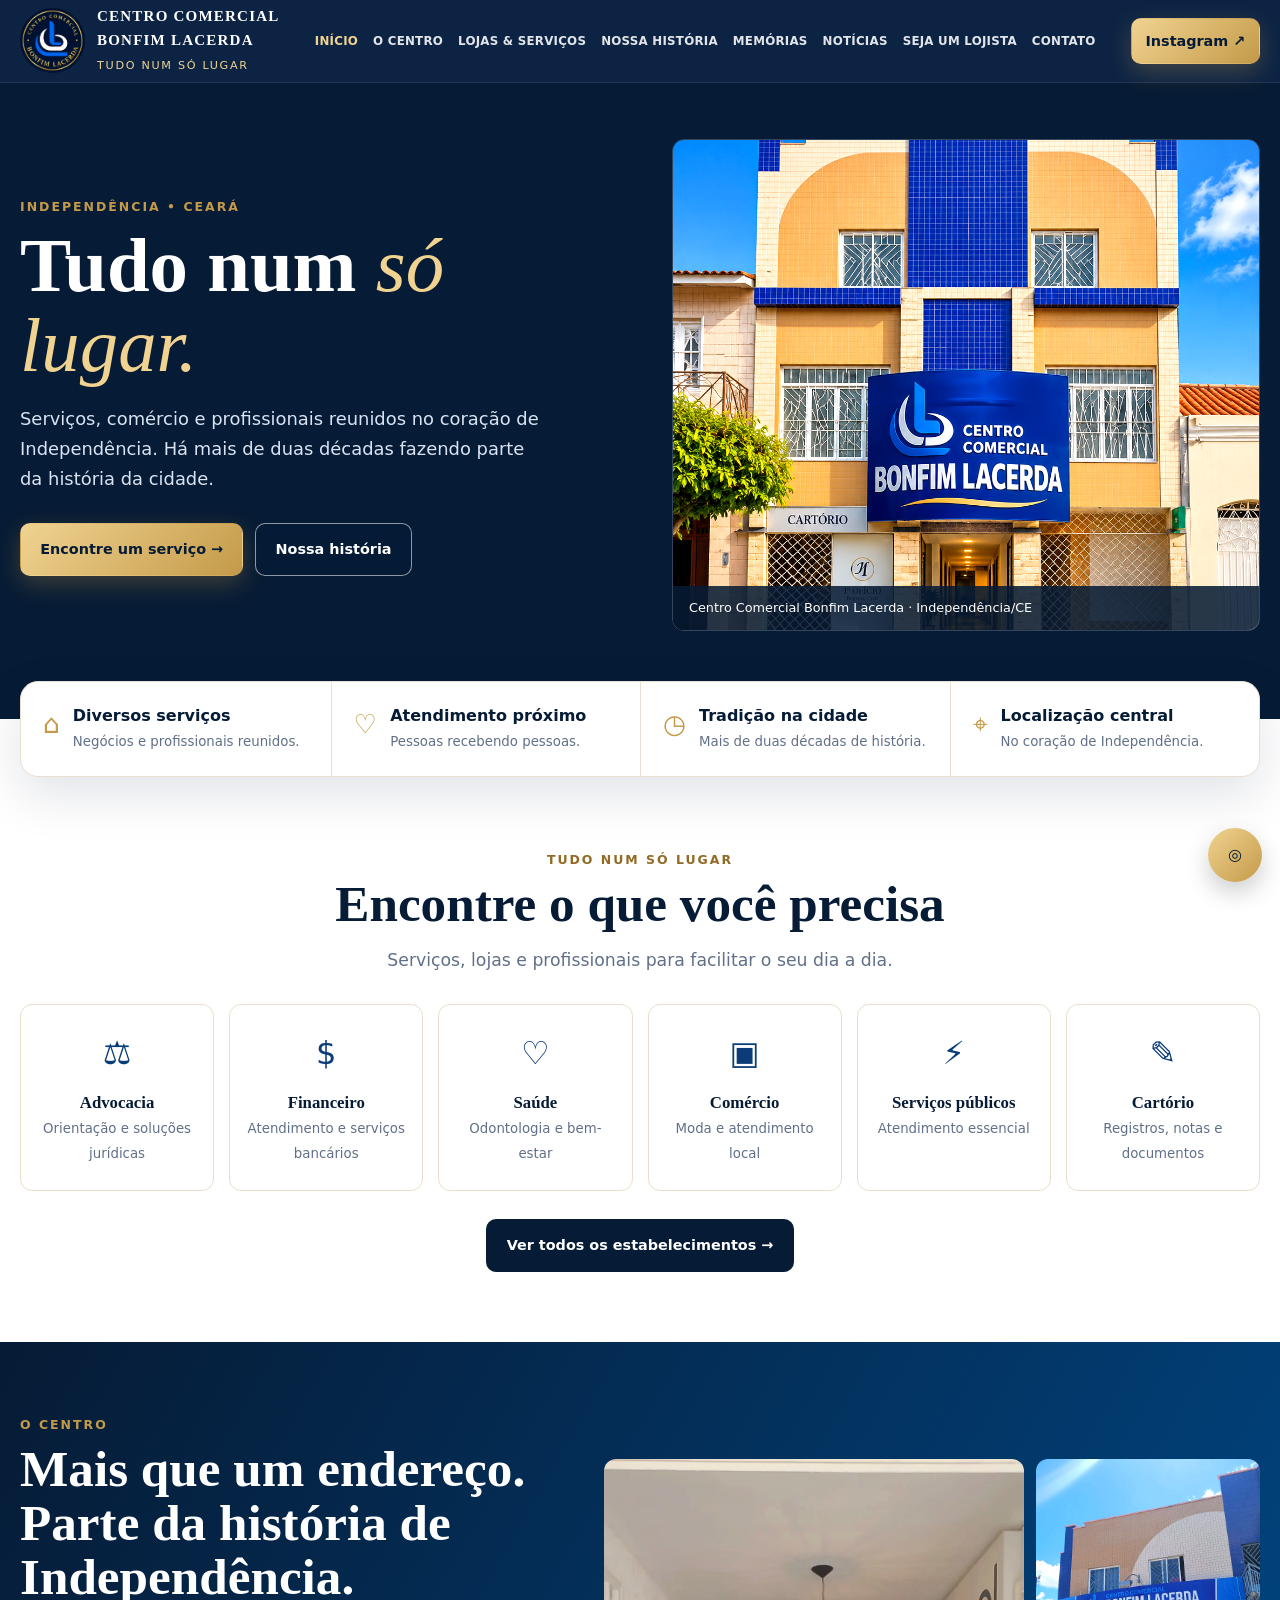
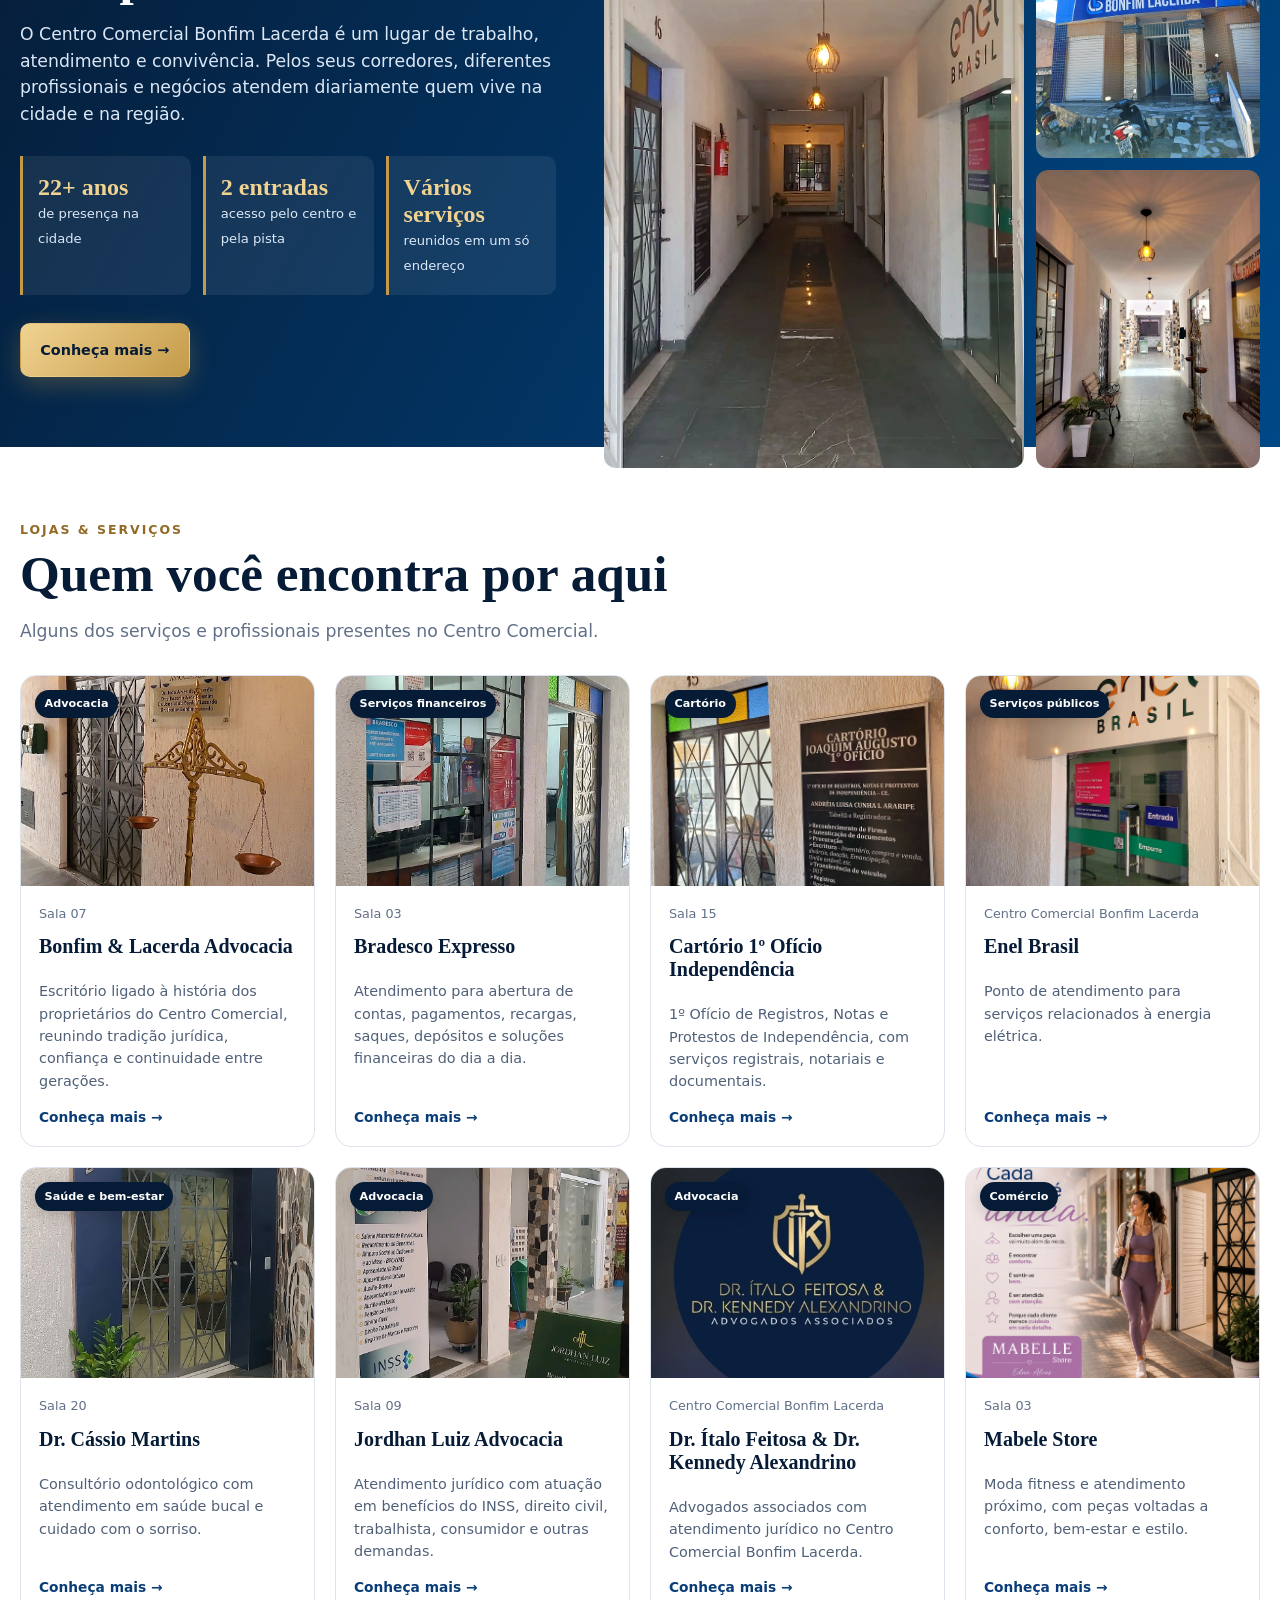
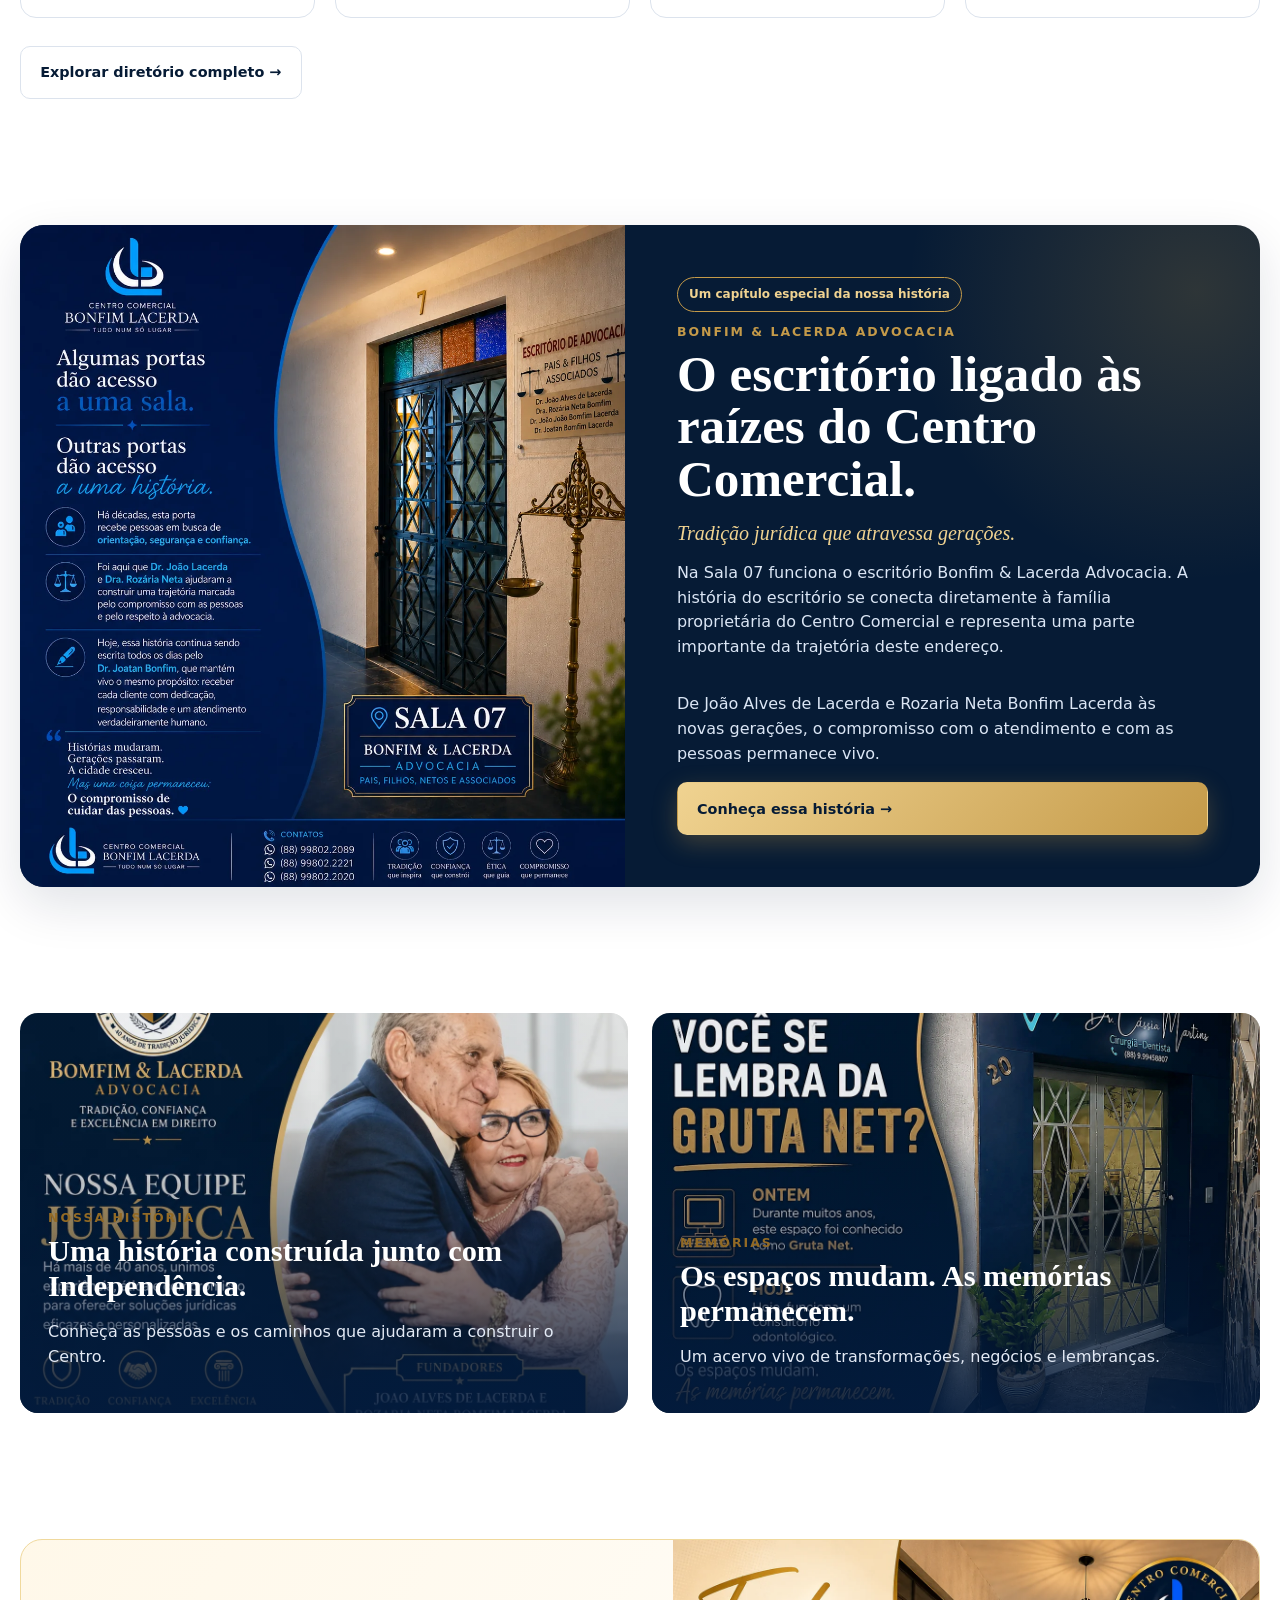
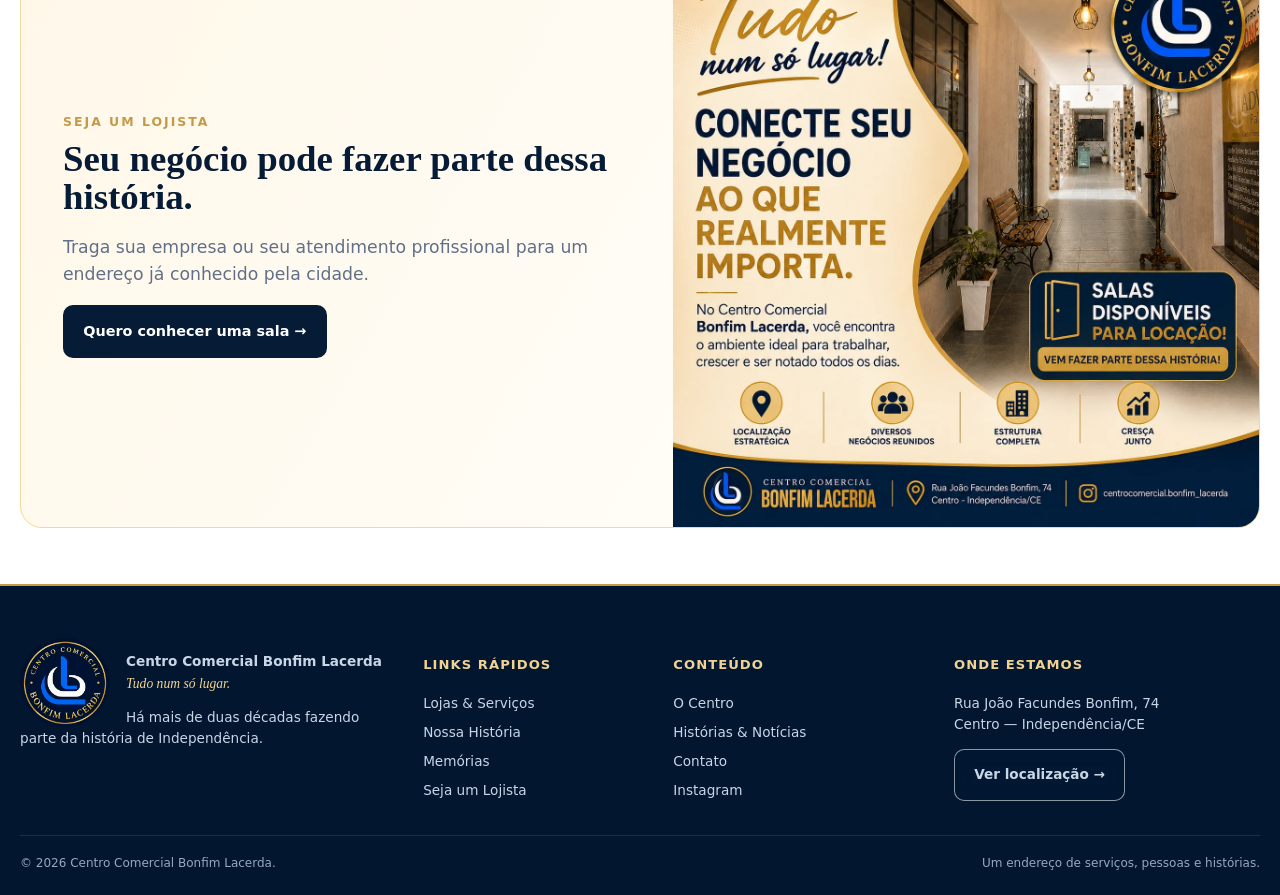
<file: index.html>
<!doctype html><html lang="pt-BR"><head><meta charset="utf-8"><meta name="viewport" content="width=device-width,initial-scale=1"><title>Centro Comercial Bonfim Lacerda | Independência CE</title><meta name="description" content="Centro Comercial Bonfim Lacerda: serviços, comércio, profissionais, história e salas para locação em Independência/CE."><meta name="theme-color" content="#031b3d"><meta property="og:title" content="Centro Comercial Bonfim Lacerda | Independência CE"><meta property="og:description" content="Centro Comercial Bonfim Lacerda: serviços, comércio, profissionais, história e salas para locação em Independência/CE."><meta property="og:type" content="website"><link rel="stylesheet" href="assets/css/style.css"></head><body data-home-services="4"><header class="header"><div class="container header-inner"><a class="brand" href="index.html"><img src="assets/images/logo-oficial.webp" alt="Logo Centro Comercial Bonfim Lacerda"><div class="brand-text"><strong>CENTRO COMERCIAL<br>BONFIM LACERDA</strong><span>Tudo num só lugar</span></div></a><nav class="nav" id="main-nav" aria-label="Navegação principal"><a aria-current="page" class="active" href="index.html">Início</a><a class="" href="centro.html">O Centro</a><a class="" href="lojas.html">Lojas &amp; Serviços</a><a class="" href="historia.html">Nossa História</a><a class="" href="memorias.html">Memórias</a><a class="" href="noticias.html">Notícias</a><a class="" href="lojista.html">Seja um Lojista</a><a class="" href="contato.html">Contato</a></nav><button class="menu-btn" aria-label="Abrir menu" aria-expanded="false" aria-controls="main-nav">☰</button><a class="btn btn-gold header-cta" href="https://www.instagram.com/centrocomercial.bonfim_lacerda/" target="_blank" rel="noopener">Instagram ↗</a></div></header><main><section class="hero"><div class="container hero-layout"><div class="hero-content"><span class="eyebrow">Independência • Ceará</span><h1>Tudo num <em>só lugar.</em></h1><p>Serviços, comércio e profissionais reunidos no coração de Independência. Há mais de duas décadas fazendo parte da história da cidade.</p><div class="hero-actions"><a class="btn btn-gold" href="lojas.html">Encontre um serviço →</a><a class="btn btn-outline" href="historia.html">Nossa história</a></div></div><figure class="hero-photo"><img src="assets/images/fachada-principal.webp" alt="Fachada do Centro Comercial Bonfim Lacerda"><figcaption>Centro Comercial Bonfim Lacerda · Independência/CE</figcaption></figure></div></section><section class="feature-strip"><div class="container"><div class="feature-box"><div class="feature-item"><span class="feature-icon">⌂</span><div><strong>Diversos serviços</strong><small>Negócios e profissionais reunidos.</small></div></div><div class="feature-item"><span class="feature-icon">♡</span><div><strong>Atendimento próximo</strong><small>Pessoas recebendo pessoas.</small></div></div><div class="feature-item"><span class="feature-icon">◷</span><div><strong>Tradição na cidade</strong><small>Mais de duas décadas de história.</small></div></div><div class="feature-item"><span class="feature-icon">⌖</span><div><strong>Localização central</strong><small>No coração de Independência.</small></div></div></div></div></section>
<section class="section"><div class="container"><div style="text-align:center"><span class="eyebrow">Tudo num só lugar</span><h2 class="title">Encontre o que você precisa</h2><p class="lead" style="margin:auto">Serviços, lojas e profissionais para facilitar o seu dia a dia.</p></div><div class="category-grid"><a class="category-card" href="lojas.html?categoria=advocacia"><div class="category-icon">⚖</div><strong>Advocacia</strong><small>Orientação e soluções jurídicas</small></a><a class="category-card" href="lojas.html?categoria=servi%C3%A7os%20financeiros"><div class="category-icon">$</div><strong>Financeiro</strong><small>Atendimento e serviços bancários</small></a><a class="category-card" href="lojas.html?categoria=sa%C3%BAde"><div class="category-icon">♡</div><strong>Saúde</strong><small>Odontologia e bem-estar</small></a><a class="category-card" href="lojas.html?categoria=com%C3%A9rcio"><div class="category-icon">▣</div><strong>Comércio</strong><small>Moda e atendimento local</small></a><a class="category-card" href="lojas.html?categoria=servi%C3%A7os%20p%C3%BAblicos"><div class="category-icon">⚡</div><strong>Serviços públicos</strong><small>Atendimento essencial</small></a><a class="category-card" href="lojas.html?categoria=cart%C3%B3rio"><div class="category-icon">✎</div><strong>Cartório</strong><small>Registros, notas e documentos</small></a></div><div style="text-align:center;margin-top:28px"><a class="btn btn-navy" href="lojas.html">Ver todos os estabelecimentos →</a></div></div></section>
<section class="section dark-section"><div class="container about-grid"><div><span class="eyebrow">O Centro</span><h2 class="title">Mais que um endereço. Parte da história de Independência.</h2><p class="lead">O Centro Comercial Bonfim Lacerda é um lugar de trabalho, atendimento e convivência. Pelos seus corredores, diferentes profissionais e negócios atendem diariamente quem vive na cidade e na região.</p><div class="stats"><div class="stat"><strong>22+ anos</strong><span>de presença na cidade</span></div><div class="stat"><strong>2 entradas</strong><span>acesso pelo centro e pela pista</span></div><div class="stat"><strong>Vários serviços</strong><span>reunidos em um só endereço</span></div></div><a class="btn btn-gold" href="centro.html">Conheça mais →</a></div><div class="photo-collage"><img src="assets/images/corredor-principal.webp" alt="Corredor do Centro Comercial Bonfim Lacerda"><img src="assets/images/fachada-pista.webp" alt="Fachada do Centro Comercial"><img src="assets/images/corredor-superior.webp" alt="Corredor superior do Centro Comercial"></div></div></section>
<section class="section"><div class="container"><span class="eyebrow">Lojas &amp; Serviços</span><h2 class="title">Quem você encontra por aqui</h2><p class="lead">Alguns dos serviços e profissionais presentes no Centro Comercial.</p><div class="services-grid" data-services></div><div style="margin-top:28px"><a class="btn btn-light" href="lojas.html">Explorar diretório completo →</a></div></div></section>
<section class="section-sm"><div class="container"><div class="featured-service"><div class="featured-service-media"><img src="assets/images/bonfim-lacerda-post.webp" alt="Fachada do escritório Bonfim &amp; Lacerda Advocacia, na Sala 07 do Centro Comercial Bonfim Lacerda"></div><div class="featured-service-content"><span class="owner-label">Um capítulo especial da nossa história</span><span class="eyebrow">Bonfim &amp; Lacerda Advocacia</span><h2>O escritório ligado às raízes do Centro Comercial.</h2><div class="heritage">Tradição jurídica que atravessa gerações.</div><p>Na Sala 07 funciona o escritório Bonfim &amp; Lacerda Advocacia. A história do escritório se conecta diretamente à família proprietária do Centro Comercial e representa uma parte importante da trajetória deste endereço.</p><p>De João Alves de Lacerda e Rozaria Neta Bonfim Lacerda às novas gerações, o compromisso com o atendimento e com as pessoas permanece vivo.</p><a class="btn btn-gold" href="loja.html?servico=bonfim-lacerda-advocacia">Conheça essa história →</a></div></div></div></section>
<section class="section"><div class="container story-grid"><a class="story-card" href="historia.html"><img src="assets/images/fundadores.webp" alt="João Alves de Lacerda e Rozaria Neta Bonfim Lacerda, fundadores do Centro Comercial"><div class="story-copy"><span class="eyebrow">Nossa História</span><h3>Uma história construída junto com Independência.</h3><p>Conheça as pessoas e os caminhos que ajudaram a construir o Centro.</p></div></a><a class="story-card" href="memorias.html"><img src="assets/images/memorias-gruta.webp" alt="Espaço que já abrigou a Gruta Net no Centro Comercial"><div class="story-copy"><span class="eyebrow">Memórias</span><h3>Os espaços mudam. As memórias permanecem.</h3><p>Um acervo vivo de transformações, negócios e lembranças.</p></div></a></div></section>
<section class="section-sm"><div class="container rental-banner"><div class="rental-copy"><span class="eyebrow">Seja um lojista</span><h2>Seu negócio pode fazer parte dessa história.</h2><p class="lead">Traga sua empresa ou seu atendimento profissional para um endereço já conhecido pela cidade.</p><a class="btn btn-navy" href="lojista.html">Quero conhecer uma sala →</a></div><img src="assets/images/salas-disponiveis.webp" alt="Salas disponíveis para locação"></div></section></main><footer class="footer"><div class="container"><div class="footer-grid"><div class="footer-brand"><img src="assets/images/logo-oficial.webp" alt="Centro Comercial Bonfim Lacerda"><p><strong>Centro Comercial Bonfim Lacerda</strong><br><em style="color:var(--gold-2);font-family:Georgia,serif">Tudo num só lugar.</em></p><p>Há mais de duas décadas fazendo parte da história de Independência.</p></div><div><h4>Links rápidos</h4><div class="footer-links"><a href="lojas.html">Lojas &amp; Serviços</a><a href="historia.html">Nossa História</a><a href="memorias.html">Memórias</a><a href="lojista.html">Seja um Lojista</a></div></div><div><h4>Conteúdo</h4><div class="footer-links"><a href="centro.html">O Centro</a><a href="noticias.html">Histórias &amp; Notícias</a><a href="contato.html">Contato</a><a href="https://www.instagram.com/centrocomercial.bonfim_lacerda/" target="_blank" rel="noopener">Instagram</a></div></div><div><h4>Onde estamos</h4><p>Rua João Facundes Bonfim, 74<br>Centro — Independência/CE</p><a class="btn btn-outline" href="contato.html">Ver localização →</a></div></div><div class="copyright"><span>© 2026 Centro Comercial Bonfim Lacerda.</span><span>Um endereço de serviços, pessoas e histórias.</span></div></div></footer><a class="floating-instagram" href="https://www.instagram.com/centrocomercial.bonfim_lacerda/" aria-label="Instagram" target="_blank" rel="noopener">◎</a><script src="assets/js/app.js"></script></body></html>
</file>
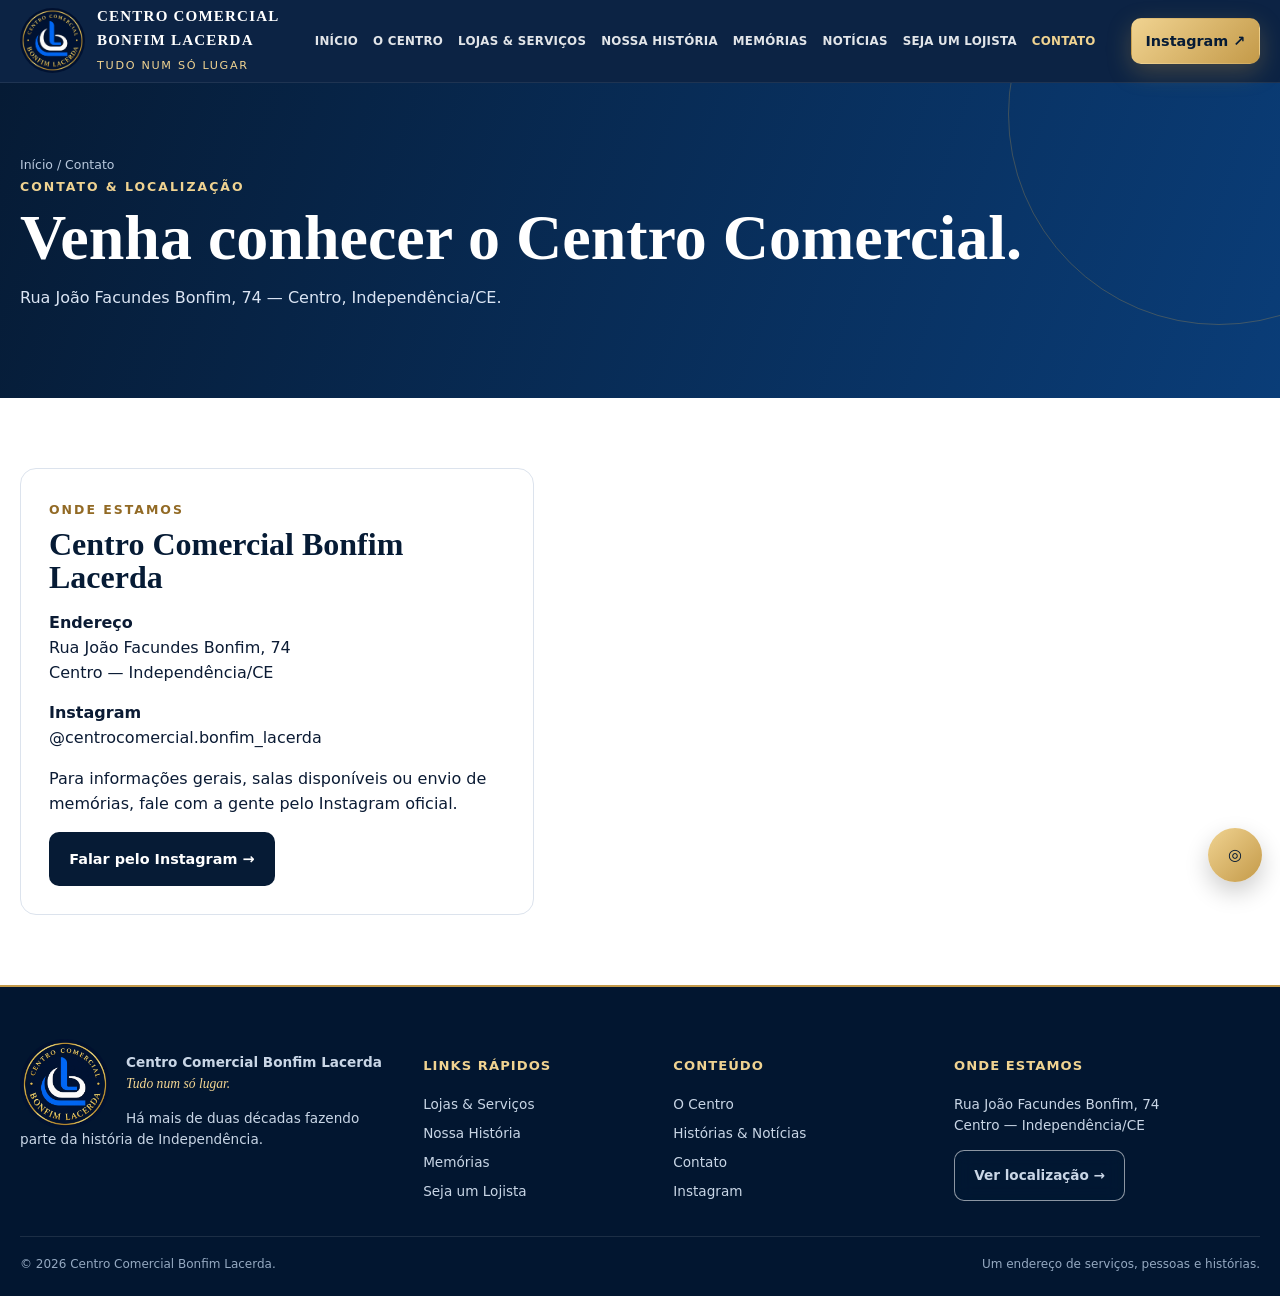
<file: contato.html>
<!doctype html><html lang="pt-BR"><head><meta charset="utf-8"><meta name="viewport" content="width=device-width,initial-scale=1"><title>Contato | Centro Comercial Bonfim Lacerda</title><meta name="description" content="Endereço e contato do Centro Comercial Bonfim Lacerda, em Independência/CE."><meta name="theme-color" content="#031b3d"><meta property="og:title" content="Contato | Centro Comercial Bonfim Lacerda"><meta property="og:description" content="Endereço e contato do Centro Comercial Bonfim Lacerda, em Independência/CE."><meta property="og:type" content="website"><link rel="stylesheet" href="assets/css/style.css"></head><body><header class="header"><div class="container header-inner"><a class="brand" href="index.html"><img src="assets/images/logo-oficial.webp" alt="Logo Centro Comercial Bonfim Lacerda"><div class="brand-text"><strong>CENTRO COMERCIAL<br>BONFIM LACERDA</strong><span>Tudo num só lugar</span></div></a><nav class="nav" id="main-nav" aria-label="Navegação principal"><a class="" href="index.html">Início</a><a class="" href="centro.html">O Centro</a><a class="" href="lojas.html">Lojas &amp; Serviços</a><a class="" href="historia.html">Nossa História</a><a class="" href="memorias.html">Memórias</a><a class="" href="noticias.html">Notícias</a><a class="" href="lojista.html">Seja um Lojista</a><a aria-current="page" class="active" href="contato.html">Contato</a></nav><button class="menu-btn" aria-label="Abrir menu" aria-expanded="false" aria-controls="main-nav">☰</button><a class="btn btn-gold header-cta" href="https://www.instagram.com/centrocomercial.bonfim_lacerda/" target="_blank" rel="noopener">Instagram ↗</a></div></header><main><section class="page-hero"><div class="container"><div class="breadcrumbs">Início / Contato</div><span class="eyebrow">Contato &amp; Localização</span><h1>Venha conhecer o Centro Comercial.</h1><p>Rua João Facundes Bonfim, 74 — Centro, Independência/CE.</p></div></section><section class="section"><div class="container contact-grid"><div class="contact-card"><span class="eyebrow">Onde estamos</span><h2 class="title" style="font-size:2rem">Centro Comercial Bonfim Lacerda</h2><p><strong>Endereço</strong><br>Rua João Facundes Bonfim, 74<br>Centro — Independência/CE</p><p><strong>Instagram</strong><br><a href="https://www.instagram.com/centrocomercial.bonfim_lacerda/" target="_blank" rel="noopener">@centrocomercial.bonfim_lacerda</a></p><p>Para informações gerais, salas disponíveis ou envio de memórias, fale com a gente pelo Instagram oficial.</p><a class="btn btn-navy" href="https://www.instagram.com/centrocomercial.bonfim_lacerda/" target="_blank" rel="noopener">Falar pelo Instagram →</a></div><iframe class="map" title="Mapa do Centro Comercial Bonfim Lacerda" loading="lazy" src="https://www.google.com/maps?q=Rua%20Jo%C3%A3o%20Facundes%20Bonfim%2074%20Independ%C3%AAncia%20CE&output=embed"></iframe></div></section></main><footer class="footer"><div class="container"><div class="footer-grid"><div class="footer-brand"><img src="assets/images/logo-oficial.webp" alt="Centro Comercial Bonfim Lacerda"><p><strong>Centro Comercial Bonfim Lacerda</strong><br><em style="color:var(--gold-2);font-family:Georgia,serif">Tudo num só lugar.</em></p><p>Há mais de duas décadas fazendo parte da história de Independência.</p></div><div><h4>Links rápidos</h4><div class="footer-links"><a href="lojas.html">Lojas &amp; Serviços</a><a href="historia.html">Nossa História</a><a href="memorias.html">Memórias</a><a href="lojista.html">Seja um Lojista</a></div></div><div><h4>Conteúdo</h4><div class="footer-links"><a href="centro.html">O Centro</a><a href="noticias.html">Histórias &amp; Notícias</a><a href="contato.html">Contato</a><a href="https://www.instagram.com/centrocomercial.bonfim_lacerda/" target="_blank" rel="noopener">Instagram</a></div></div><div><h4>Onde estamos</h4><p>Rua João Facundes Bonfim, 74<br>Centro — Independência/CE</p><a class="btn btn-outline" href="contato.html">Ver localização →</a></div></div><div class="copyright"><span>© 2026 Centro Comercial Bonfim Lacerda.</span><span>Um endereço de serviços, pessoas e histórias.</span></div></div></footer><a class="floating-instagram" href="https://www.instagram.com/centrocomercial.bonfim_lacerda/" aria-label="Instagram" target="_blank" rel="noopener">◎</a><script src="assets/js/app.js"></script></body></html>
</file>
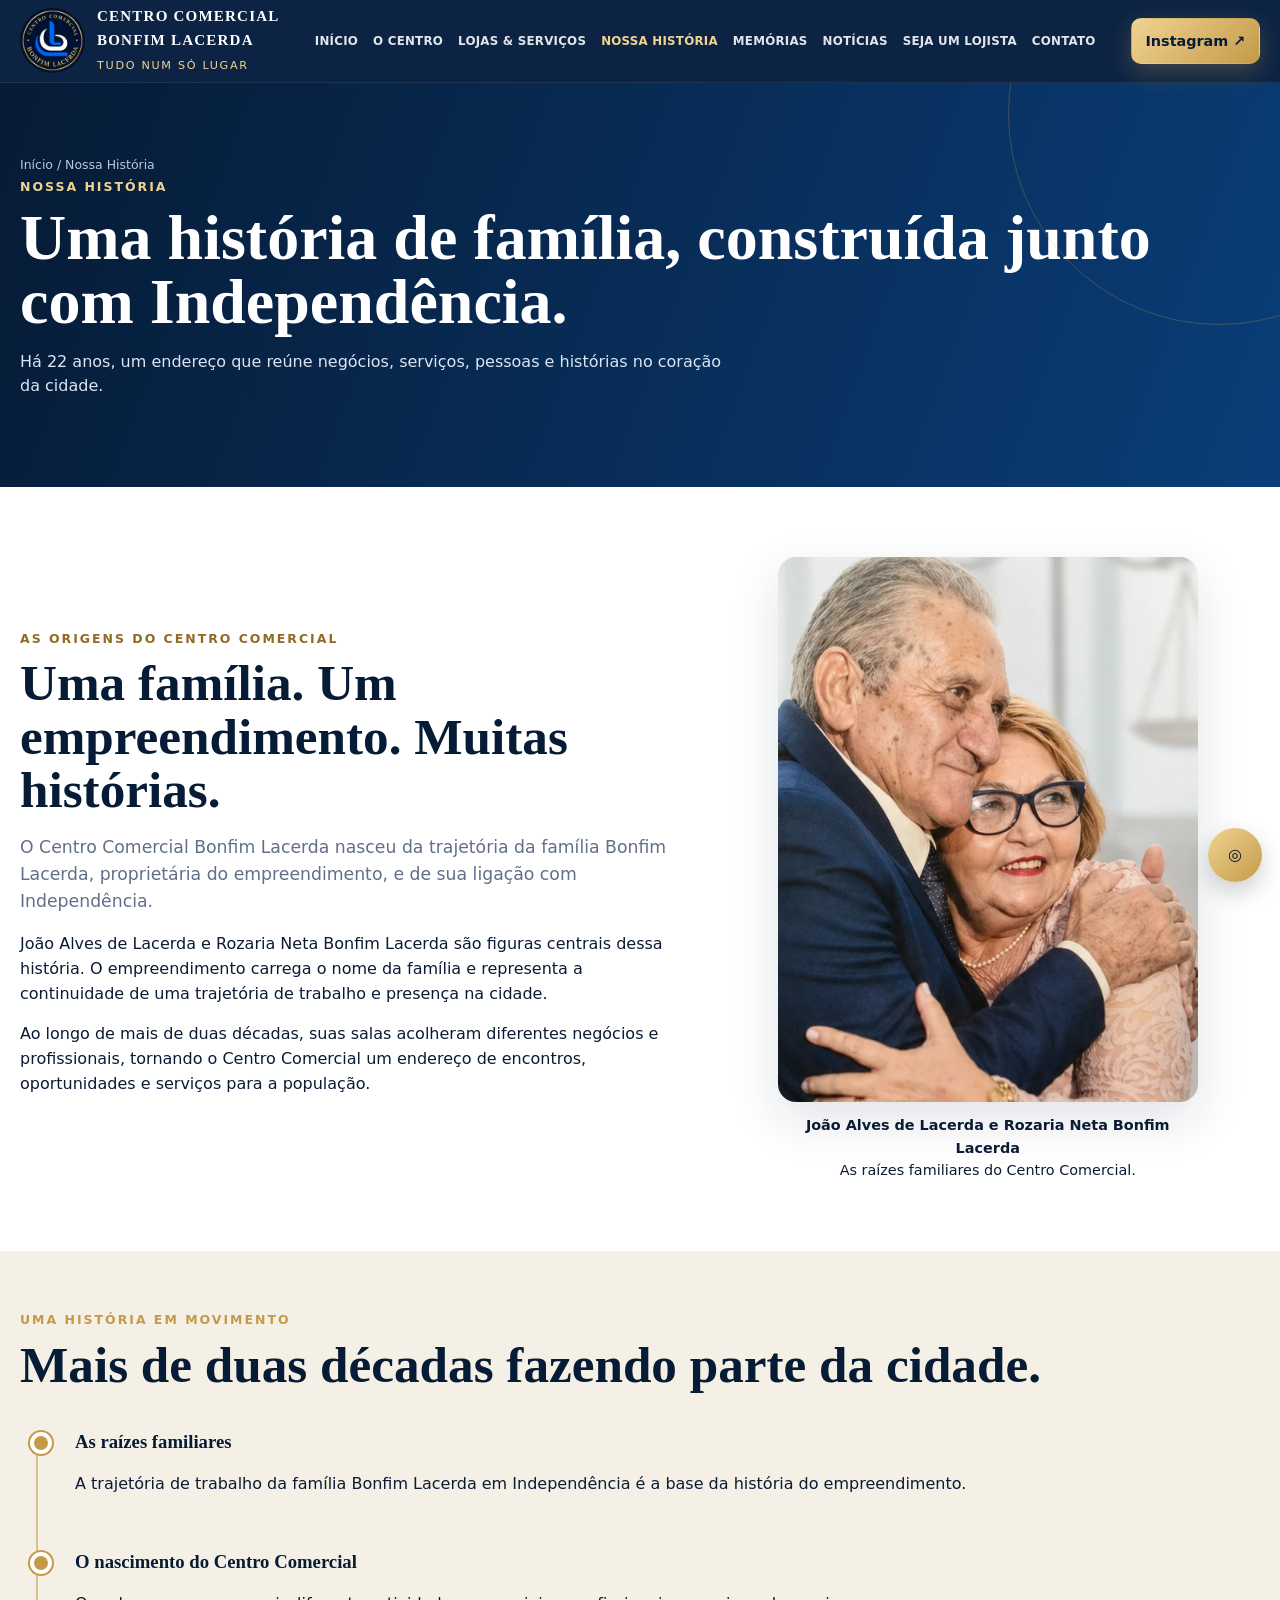
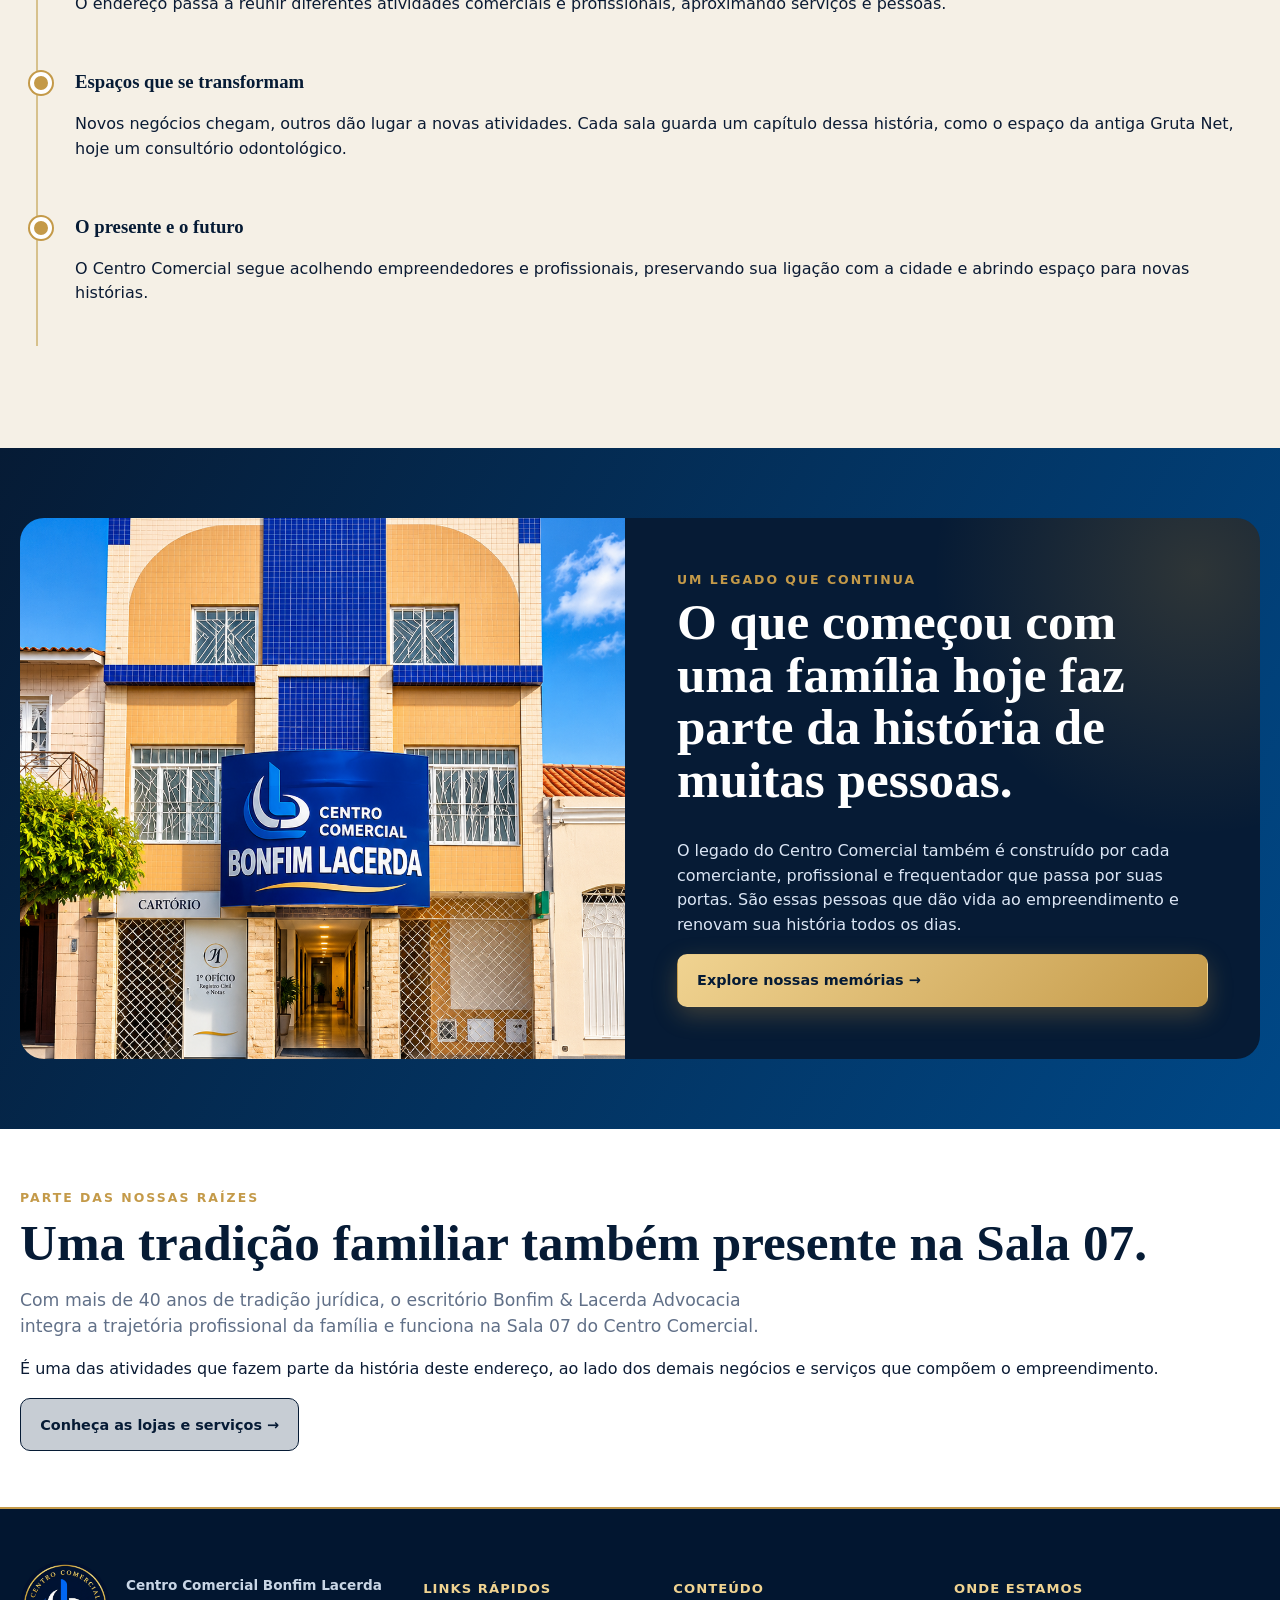
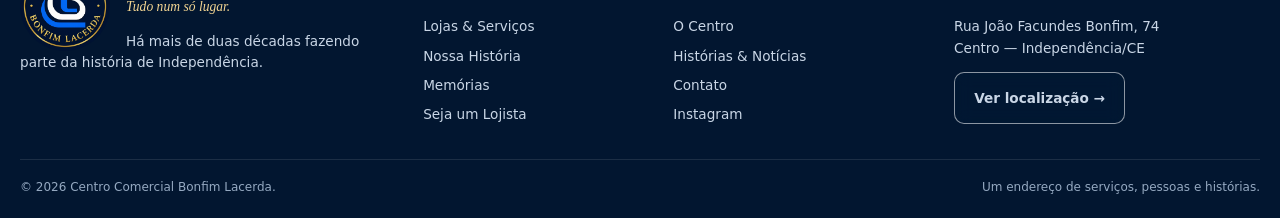
<file: historia.html>
<!doctype html><html lang="pt-BR"><head><meta charset="utf-8"><meta name="viewport" content="width=device-width,initial-scale=1"><title>Nossa História | Centro Comercial Bonfim Lacerda</title><meta name="description" content="Conheça a trajetória, as pessoas e as memórias do Centro Comercial Bonfim Lacerda em Independência."><meta name="theme-color" content="#031b3d"><meta property="og:title" content="Nossa História | Centro Comercial Bonfim Lacerda"><meta property="og:description" content="Conheça a trajetória, as pessoas e as memórias do Centro Comercial Bonfim Lacerda em Independência."><meta property="og:type" content="website"><link rel="stylesheet" href="assets/css/style.css"><style>.history-building{min-height:0}.history-building img{display:block;position:absolute;inset:0;object-position:center 53%}@media(max-width:800px){.history-building{min-height:380px}}</style></head><body><header class="header"><div class="container header-inner"><a class="brand" href="index.html"><img src="assets/images/logo-oficial.webp" alt="Logo Centro Comercial Bonfim Lacerda"><div class="brand-text"><strong>CENTRO COMERCIAL<br>BONFIM LACERDA</strong><span>Tudo num só lugar</span></div></a><nav class="nav" id="main-nav" aria-label="Navegação principal"><a class="" href="index.html">Início</a><a class="" href="centro.html">O Centro</a><a class="" href="lojas.html">Lojas &amp; Serviços</a><a aria-current="page" class="active" href="historia.html">Nossa História</a><a class="" href="memorias.html">Memórias</a><a class="" href="noticias.html">Notícias</a><a class="" href="lojista.html">Seja um Lojista</a><a class="" href="contato.html">Contato</a></nav><button class="menu-btn" aria-label="Abrir menu" aria-expanded="false" aria-controls="main-nav">☰</button><a class="btn btn-gold header-cta" href="https://www.instagram.com/centrocomercial.bonfim_lacerda/" target="_blank" rel="noopener">Instagram ↗</a></div></header><main>
<section class="page-hero"><div class="container"><div class="breadcrumbs">Início / Nossa História</div><span class="eyebrow">Nossa História</span><h1>Uma história de família, construída junto com Independência.</h1><p>Há 22 anos, um endereço que reúne negócios, serviços, pessoas e histórias no coração da cidade.</p></div></section>
<section class="section"><div class="container founders-grid"><div><span class="eyebrow">As origens do Centro Comercial</span><h2 class="title">Uma família. Um empreendimento. Muitas histórias.</h2><p class="lead">O Centro Comercial Bonfim Lacerda nasceu da trajetória da família Bonfim Lacerda, proprietária do empreendimento, e de sua ligação com Independência.</p><p>João Alves de Lacerda e Rozaria Neta Bonfim Lacerda são figuras centrais dessa história. O empreendimento carrega o nome da família e representa a continuidade de uma trajetória de trabalho e presença na cidade.</p><p>Ao longo de mais de duas décadas, suas salas acolheram diferentes negócios e profissionais, tornando o Centro Comercial um endereço de encontros, oportunidades e serviços para a população.</p></div><figure style="margin:0;max-width:420px;width:100%;justify-self:center"><img src="[data-uri]" alt="João Alves de Lacerda e Rozaria Neta Bonfim Lacerda" style="display:block;width:100%;height:auto"><figcaption style="margin-top:12px;text-align:center;font-size:.9rem"><strong>João Alves de Lacerda e Rozaria Neta Bonfim Lacerda</strong><br>As raízes familiares do Centro Comercial.</figcaption></figure></div></section>
<section class="section-sm" style="background:var(--cream)"><div class="container"><span class="eyebrow">Uma história em movimento</span><h2 class="title">Mais de duas décadas fazendo parte da cidade.</h2><div class="timeline"><div class="timeline-item"><h3>As raízes familiares</h3><p>A trajetória de trabalho da família Bonfim Lacerda em Independência é a base da história do empreendimento.</p></div><div class="timeline-item"><h3>O nascimento do Centro Comercial</h3><p>O endereço passa a reunir diferentes atividades comerciais e profissionais, aproximando serviços e pessoas.</p></div><div class="timeline-item"><h3>Espaços que se transformam</h3><p>Novos negócios chegam, outros dão lugar a novas atividades. Cada sala guarda um capítulo dessa história, como o espaço da antiga Gruta Net, hoje um consultório odontológico.</p></div><div class="timeline-item"><h3>O presente e o futuro</h3><p>O Centro Comercial segue acolhendo empreendedores e profissionais, preservando sua ligação com a cidade e abrindo espaço para novas histórias.</p></div></div></div></section>
<section class="section dark-section"><div class="container featured-service" style="box-shadow:none"><div class="featured-service-media history-building"><img src="assets/images/fachada-principal.webp" alt="Fachada do Centro Comercial Bonfim Lacerda em Independência"></div><div class="featured-service-content"><span class="eyebrow">Um legado que continua</span><h2>O que começou com uma família hoje faz parte da história de muitas pessoas.</h2><p>O legado do Centro Comercial também é construído por cada comerciante, profissional e frequentador que passa por suas portas. São essas pessoas que dão vida ao empreendimento e renovam sua história todos os dias.</p><a class="btn btn-gold" href="memorias.html">Explore nossas memórias →</a></div></div></section>
<section class="section-sm"><div class="container"><span class="eyebrow">Parte das nossas raízes</span><h2 class="title">Uma tradição familiar também presente na Sala 07.</h2><p class="lead">Com mais de 40 anos de tradição jurídica, o escritório Bonfim &amp; Lacerda Advocacia integra a trajetória profissional da família e funciona na Sala 07 do Centro Comercial.</p><p>É uma das atividades que fazem parte da história deste endereço, ao lado dos demais negócios e serviços que compõem o empreendimento.</p><a class="btn btn-outline" href="lojas.html" style="color:var(--navy);border-color:var(--navy)">Conheça as lojas e serviços →</a></div></section>
</main><footer class="footer"><div class="container"><div class="footer-grid"><div class="footer-brand"><img src="assets/images/logo-oficial.webp" alt="Centro Comercial Bonfim Lacerda"><p><strong>Centro Comercial Bonfim Lacerda</strong><br><em style="color:var(--gold-2);font-family:Georgia,serif">Tudo num só lugar.</em></p><p>Há mais de duas décadas fazendo parte da história de Independência.</p></div><div><h4>Links rápidos</h4><div class="footer-links"><a href="lojas.html">Lojas &amp; Serviços</a><a href="historia.html">Nossa História</a><a href="memorias.html">Memórias</a><a href="lojista.html">Seja um Lojista</a></div></div><div><h4>Conteúdo</h4><div class="footer-links"><a href="centro.html">O Centro</a><a href="noticias.html">Histórias &amp; Notícias</a><a href="contato.html">Contato</a><a href="https://www.instagram.com/centrocomercial.bonfim_lacerda/" target="_blank" rel="noopener">Instagram</a></div></div><div><h4>Onde estamos</h4><p>Rua João Facundes Bonfim, 74<br>Centro — Independência/CE</p><a class="btn btn-outline" href="contato.html">Ver localização →</a></div></div><div class="copyright"><span>© 2026 Centro Comercial Bonfim Lacerda.</span><span>Um endereço de serviços, pessoas e histórias.</span></div></div></footer><a class="floating-instagram" href="https://www.instagram.com/centrocomercial.bonfim_lacerda/" aria-label="Instagram" target="_blank" rel="noopener">◎</a><script src="assets/js/app.js"></script></body></html>
</file>
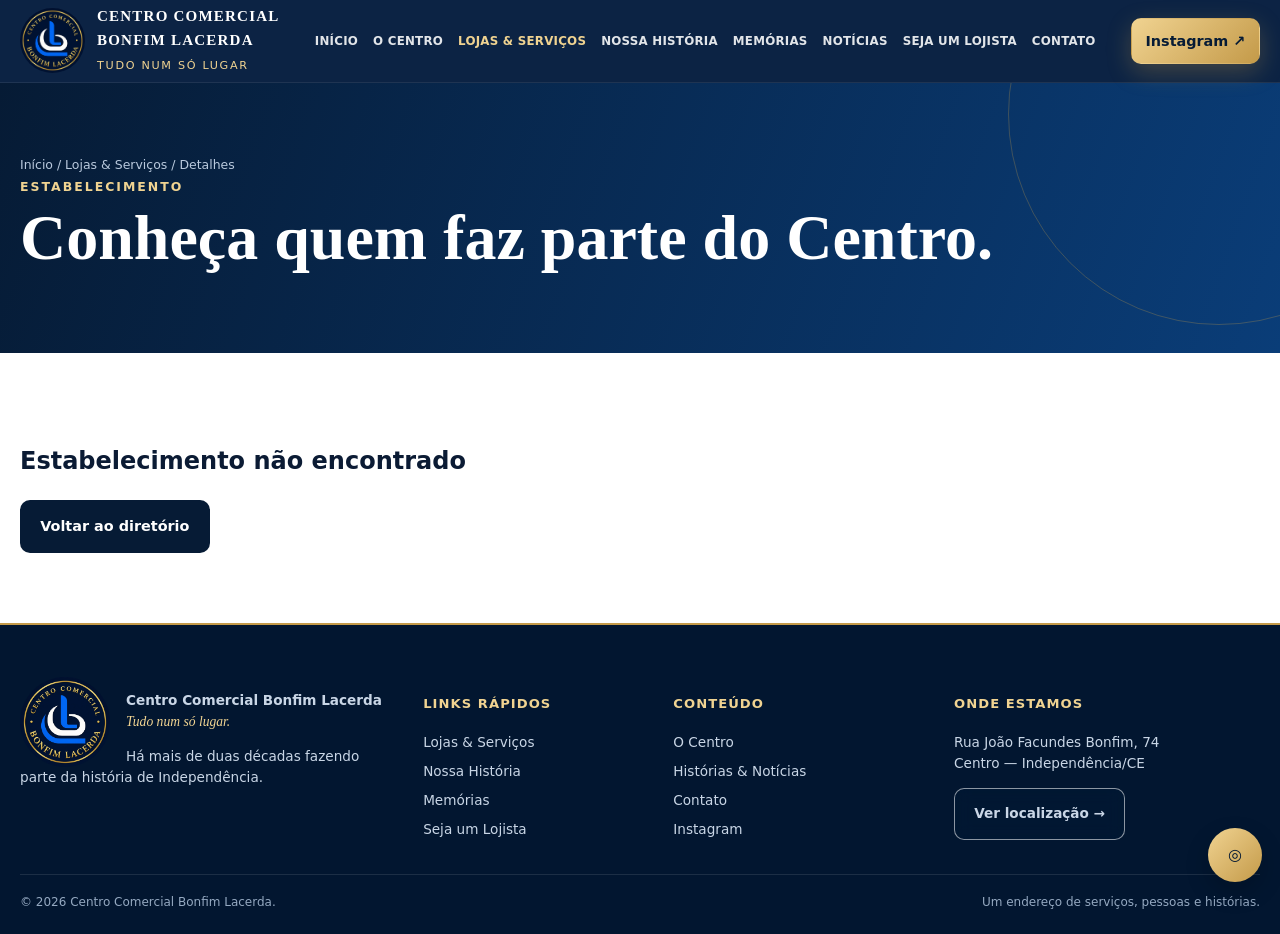
<file: loja.html>
<!doctype html><html lang="pt-BR"><head><meta charset="utf-8"><meta name="viewport" content="width=device-width,initial-scale=1"><title>Estabelecimento | Centro Comercial Bonfim Lacerda</title><meta name="description" content="Conheça os estabelecimentos e profissionais do Centro Comercial Bonfim Lacerda."><meta name="theme-color" content="#031b3d"><meta property="og:title" content="Estabelecimento | Centro Comercial Bonfim Lacerda"><meta property="og:description" content="Conheça os estabelecimentos e profissionais do Centro Comercial Bonfim Lacerda."><meta property="og:type" content="website"><link rel="stylesheet" href="assets/css/style.css"></head><body><header class="header"><div class="container header-inner"><a class="brand" href="index.html"><img src="assets/images/logo-oficial.webp" alt="Logo Centro Comercial Bonfim Lacerda"><div class="brand-text"><strong>CENTRO COMERCIAL<br>BONFIM LACERDA</strong><span>Tudo num só lugar</span></div></a><nav class="nav" id="main-nav" aria-label="Navegação principal"><a class="" href="index.html">Início</a><a class="" href="centro.html">O Centro</a><a aria-current="page" class="active" href="lojas.html">Lojas &amp; Serviços</a><a class="" href="historia.html">Nossa História</a><a class="" href="memorias.html">Memórias</a><a class="" href="noticias.html">Notícias</a><a class="" href="lojista.html">Seja um Lojista</a><a class="" href="contato.html">Contato</a></nav><button class="menu-btn" aria-label="Abrir menu" aria-expanded="false" aria-controls="main-nav">☰</button><a class="btn btn-gold header-cta" href="https://www.instagram.com/centrocomercial.bonfim_lacerda/" target="_blank" rel="noopener">Instagram ↗</a></div></header><main><section class="page-hero"><div class="container"><div class="breadcrumbs">Início / Lojas &amp; Serviços / Detalhes</div><span class="eyebrow">Estabelecimento</span><h1>Conheça quem faz parte do Centro.</h1></div></section><section class="section"><div class="container" data-service-detail></div></section></main><footer class="footer"><div class="container"><div class="footer-grid"><div class="footer-brand"><img src="assets/images/logo-oficial.webp" alt="Centro Comercial Bonfim Lacerda"><p><strong>Centro Comercial Bonfim Lacerda</strong><br><em style="color:var(--gold-2);font-family:Georgia,serif">Tudo num só lugar.</em></p><p>Há mais de duas décadas fazendo parte da história de Independência.</p></div><div><h4>Links rápidos</h4><div class="footer-links"><a href="lojas.html">Lojas &amp; Serviços</a><a href="historia.html">Nossa História</a><a href="memorias.html">Memórias</a><a href="lojista.html">Seja um Lojista</a></div></div><div><h4>Conteúdo</h4><div class="footer-links"><a href="centro.html">O Centro</a><a href="noticias.html">Histórias &amp; Notícias</a><a href="contato.html">Contato</a><a href="https://www.instagram.com/centrocomercial.bonfim_lacerda/" target="_blank" rel="noopener">Instagram</a></div></div><div><h4>Onde estamos</h4><p>Rua João Facundes Bonfim, 74<br>Centro — Independência/CE</p><a class="btn btn-outline" href="contato.html">Ver localização →</a></div></div><div class="copyright"><span>© 2026 Centro Comercial Bonfim Lacerda.</span><span>Um endereço de serviços, pessoas e histórias.</span></div></div></footer><a class="floating-instagram" href="https://www.instagram.com/centrocomercial.bonfim_lacerda/" aria-label="Instagram" target="_blank" rel="noopener">◎</a><script src="assets/js/app.js"></script></body></html>
</file>
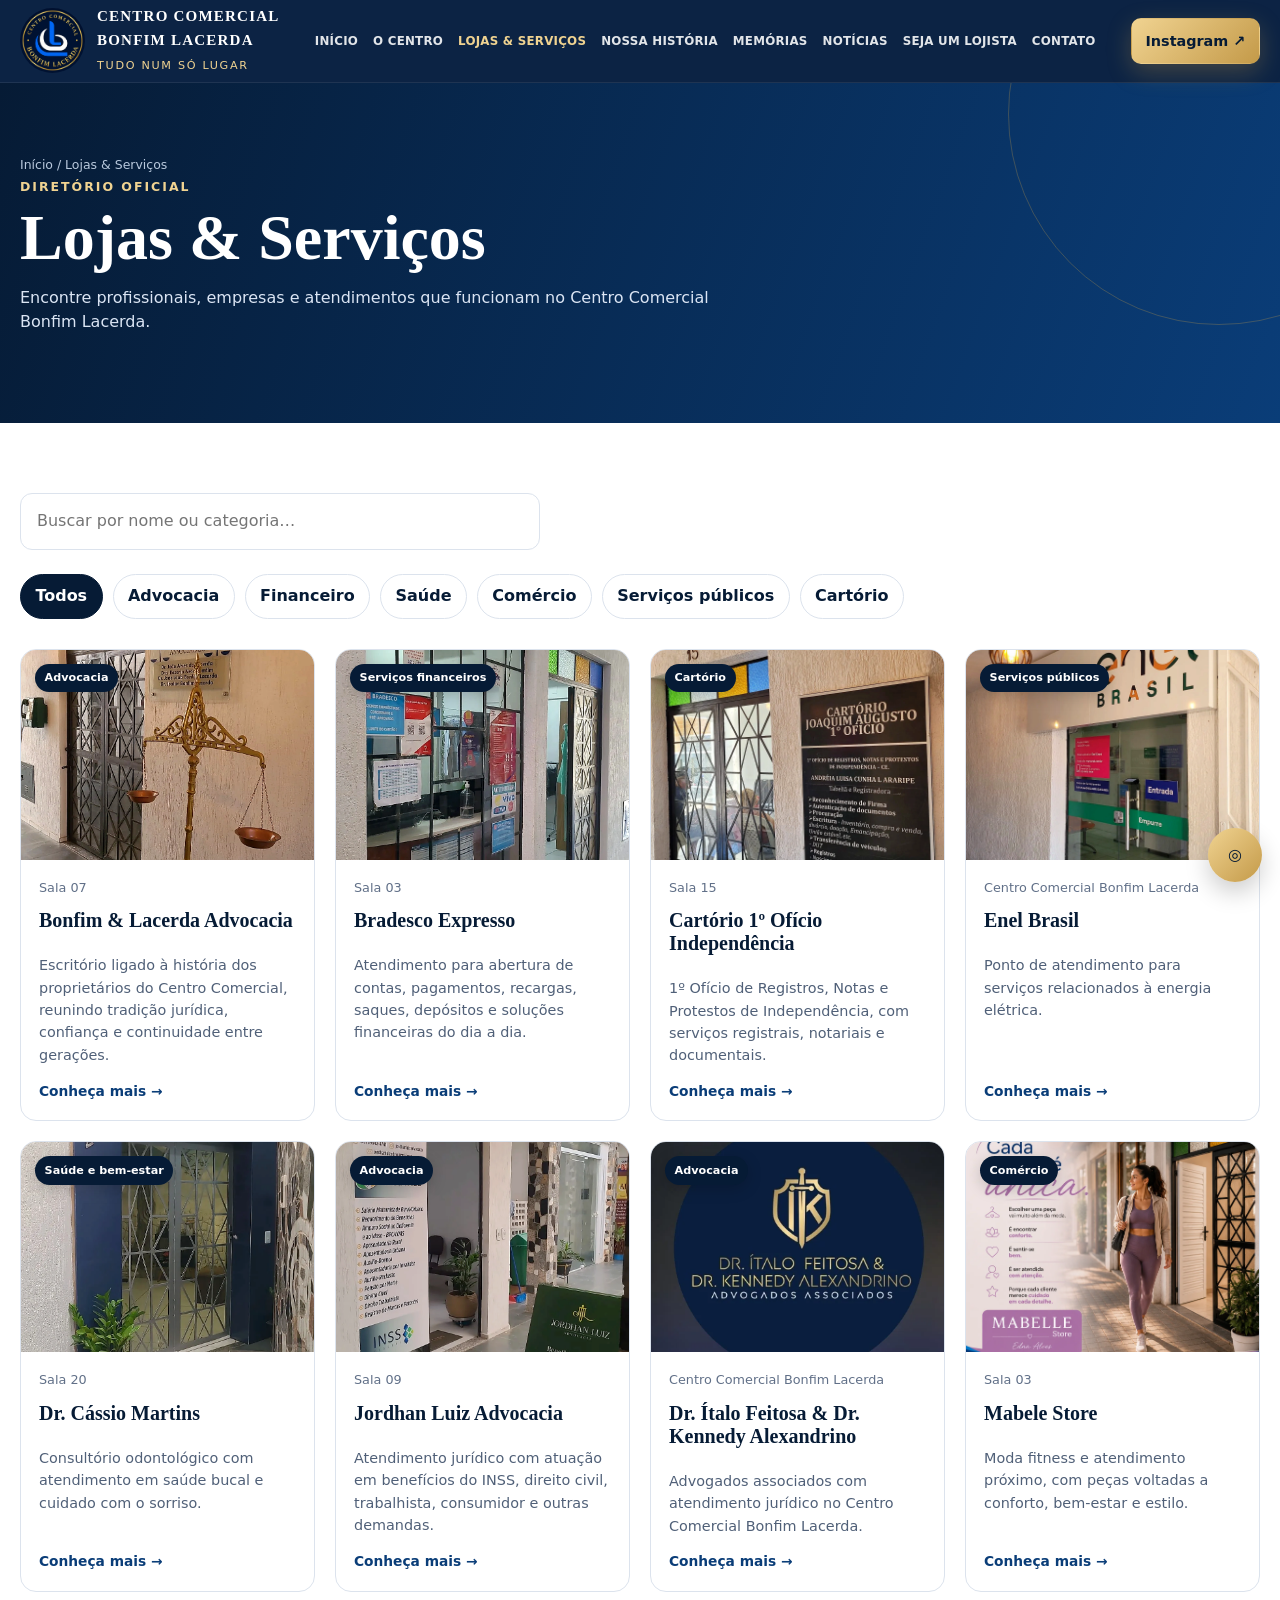
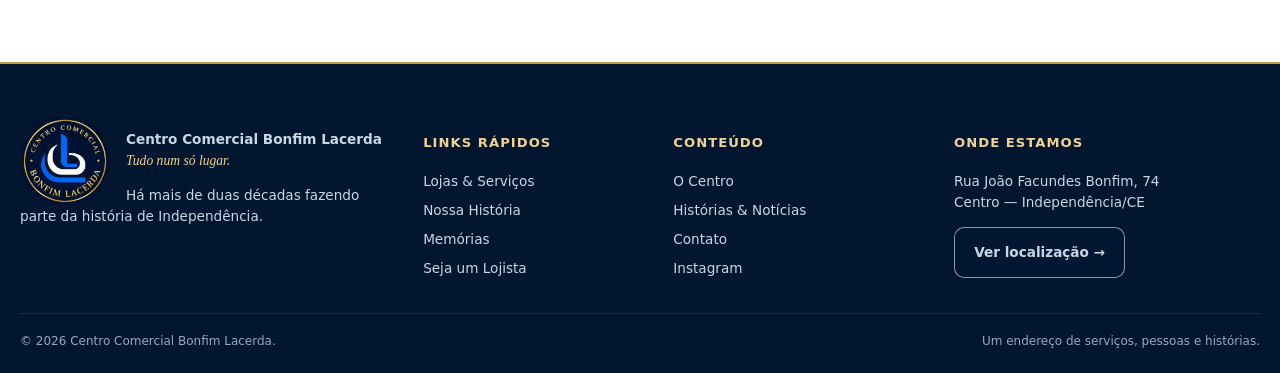
<file: lojas.html>
<!doctype html><html lang="pt-BR"><head><meta charset="utf-8"><meta name="viewport" content="width=device-width,initial-scale=1"><title>Lojas &amp; Serviços | Centro Comercial Bonfim Lacerda</title><meta name="description" content="Diretório de lojas, serviços e profissionais do Centro Comercial Bonfim Lacerda em Independência/CE."><meta name="theme-color" content="#031b3d"><meta property="og:title" content="Lojas & Serviços | Centro Comercial Bonfim Lacerda"><meta property="og:description" content="Diretório de lojas, serviços e profissionais do Centro Comercial Bonfim Lacerda em Independência/CE."><meta property="og:type" content="website"><link rel="stylesheet" href="assets/css/style.css"></head><body><header class="header"><div class="container header-inner"><a class="brand" href="index.html"><img src="assets/images/logo-oficial.webp" alt="Logo Centro Comercial Bonfim Lacerda"><div class="brand-text"><strong>CENTRO COMERCIAL<br>BONFIM LACERDA</strong><span>Tudo num só lugar</span></div></a><nav class="nav" id="main-nav" aria-label="Navegação principal"><a class="" href="index.html">Início</a><a class="" href="centro.html">O Centro</a><a aria-current="page" class="active" href="lojas.html">Lojas &amp; Serviços</a><a class="" href="historia.html">Nossa História</a><a class="" href="memorias.html">Memórias</a><a class="" href="noticias.html">Notícias</a><a class="" href="lojista.html">Seja um Lojista</a><a class="" href="contato.html">Contato</a></nav><button class="menu-btn" aria-label="Abrir menu" aria-expanded="false" aria-controls="main-nav">☰</button><a class="btn btn-gold header-cta" href="https://www.instagram.com/centrocomercial.bonfim_lacerda/" target="_blank" rel="noopener">Instagram ↗</a></div></header><main><section class="page-hero"><div class="container"><div class="breadcrumbs">Início / Lojas &amp; Serviços</div><span class="eyebrow">Diretório oficial</span><h1>Lojas &amp; Serviços</h1><p>Encontre profissionais, empresas e atendimentos que funcionam no Centro Comercial Bonfim Lacerda.</p></div></section><section class="section"><div class="container"><input id="serviceSearch" class="search-box" type="search" placeholder="Buscar por nome ou categoria…"><div class="filterbar"><button class="filter-btn active" data-filter="todos">Todos</button><button class="filter-btn" data-filter="advocacia">Advocacia</button><button class="filter-btn" data-filter="serviços financeiros">Financeiro</button><button class="filter-btn" data-filter="saúde">Saúde</button><button class="filter-btn" data-filter="comércio">Comércio</button><button class="filter-btn" data-filter="serviços públicos">Serviços públicos</button><button class="filter-btn" data-filter="cartório">Cartório</button></div><div class="services-grid" data-services></div></div></section></main><footer class="footer"><div class="container"><div class="footer-grid"><div class="footer-brand"><img src="assets/images/logo-oficial.webp" alt="Centro Comercial Bonfim Lacerda"><p><strong>Centro Comercial Bonfim Lacerda</strong><br><em style="color:var(--gold-2);font-family:Georgia,serif">Tudo num só lugar.</em></p><p>Há mais de duas décadas fazendo parte da história de Independência.</p></div><div><h4>Links rápidos</h4><div class="footer-links"><a href="lojas.html">Lojas &amp; Serviços</a><a href="historia.html">Nossa História</a><a href="memorias.html">Memórias</a><a href="lojista.html">Seja um Lojista</a></div></div><div><h4>Conteúdo</h4><div class="footer-links"><a href="centro.html">O Centro</a><a href="noticias.html">Histórias &amp; Notícias</a><a href="contato.html">Contato</a><a href="https://www.instagram.com/centrocomercial.bonfim_lacerda/" target="_blank" rel="noopener">Instagram</a></div></div><div><h4>Onde estamos</h4><p>Rua João Facundes Bonfim, 74<br>Centro — Independência/CE</p><a class="btn btn-outline" href="contato.html">Ver localização →</a></div></div><div class="copyright"><span>© 2026 Centro Comercial Bonfim Lacerda.</span><span>Um endereço de serviços, pessoas e histórias.</span></div></div></footer><a class="floating-instagram" href="https://www.instagram.com/centrocomercial.bonfim_lacerda/" aria-label="Instagram" target="_blank" rel="noopener">◎</a><script src="assets/js/app.js"></script></body></html>
</file>
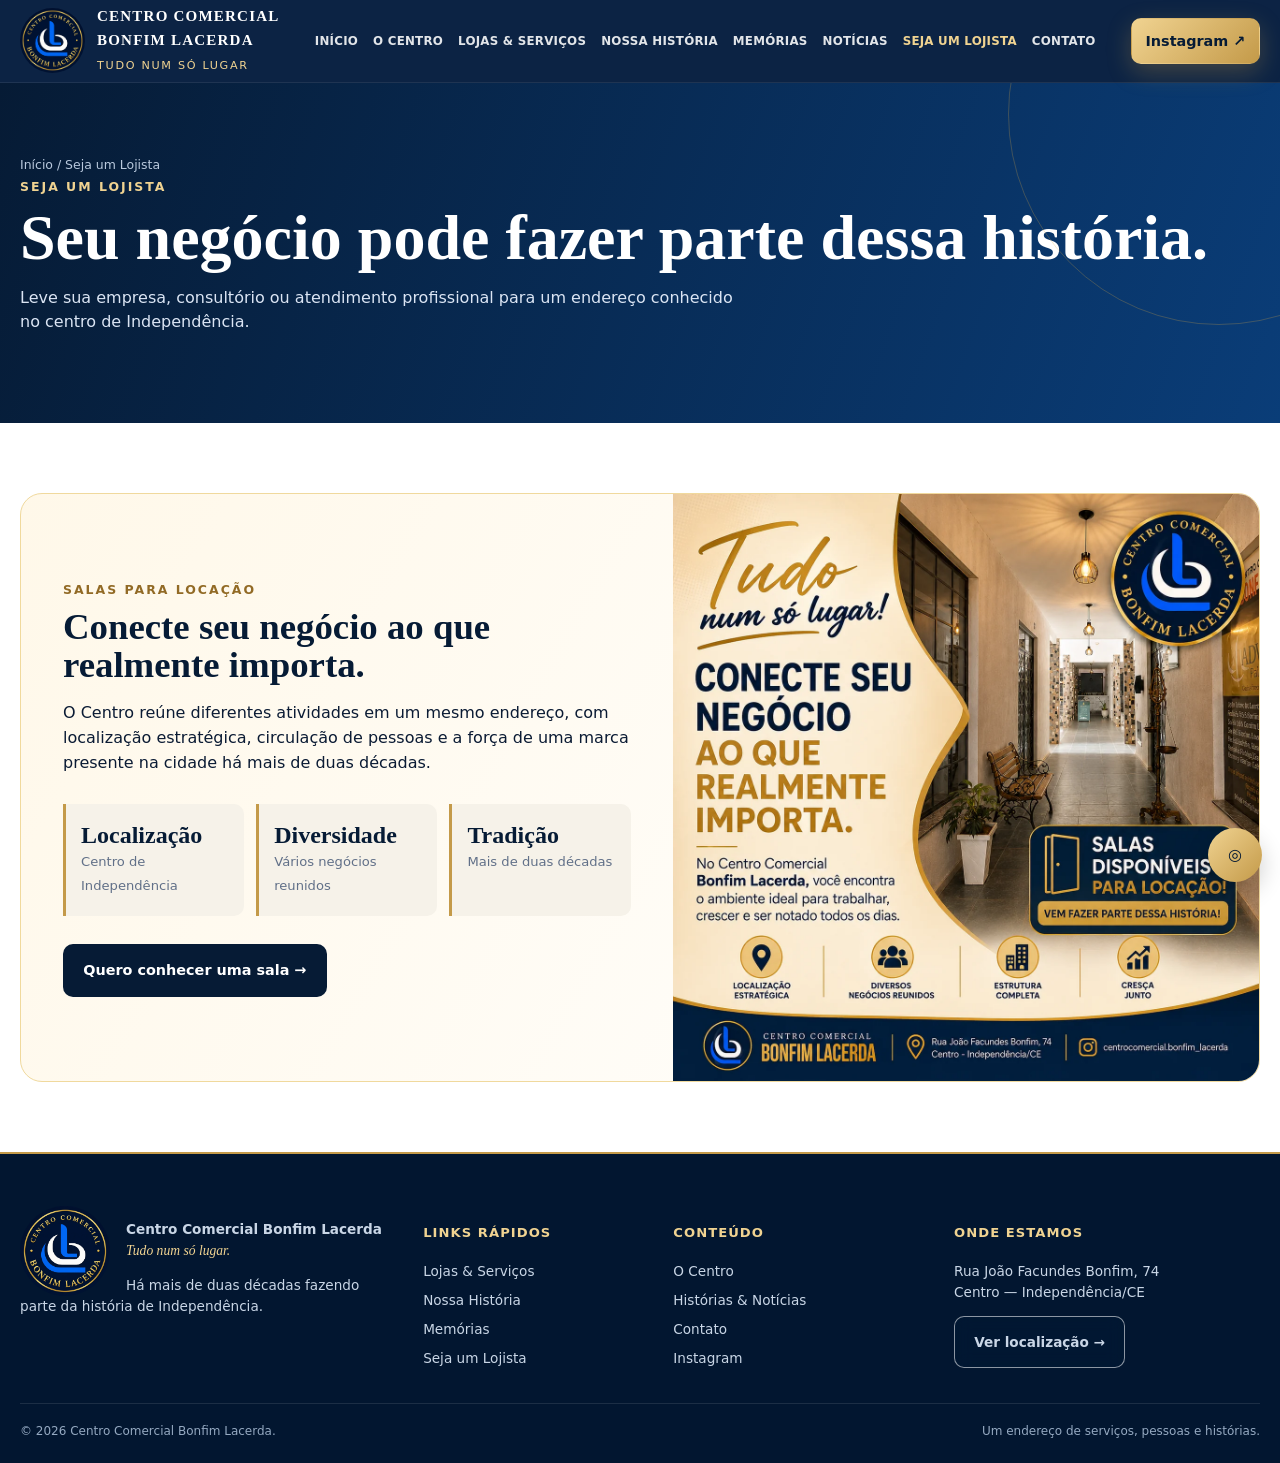
<file: lojista.html>
<!doctype html><html lang="pt-BR"><head><meta charset="utf-8"><meta name="viewport" content="width=device-width,initial-scale=1"><title>Seja um Lojista | Centro Comercial Bonfim Lacerda</title><meta name="description" content="Conheça oportunidades de salas para locação no Centro Comercial Bonfim Lacerda."><meta name="theme-color" content="#031b3d"><meta property="og:title" content="Seja um Lojista | Centro Comercial Bonfim Lacerda"><meta property="og:description" content="Conheça oportunidades de salas para locação no Centro Comercial Bonfim Lacerda."><meta property="og:type" content="website"><link rel="stylesheet" href="assets/css/style.css"></head><body><header class="header"><div class="container header-inner"><a class="brand" href="index.html"><img src="assets/images/logo-oficial.webp" alt="Logo Centro Comercial Bonfim Lacerda"><div class="brand-text"><strong>CENTRO COMERCIAL<br>BONFIM LACERDA</strong><span>Tudo num só lugar</span></div></a><nav class="nav" id="main-nav" aria-label="Navegação principal"><a class="" href="index.html">Início</a><a class="" href="centro.html">O Centro</a><a class="" href="lojas.html">Lojas &amp; Serviços</a><a class="" href="historia.html">Nossa História</a><a class="" href="memorias.html">Memórias</a><a class="" href="noticias.html">Notícias</a><a aria-current="page" class="active" href="lojista.html">Seja um Lojista</a><a class="" href="contato.html">Contato</a></nav><button class="menu-btn" aria-label="Abrir menu" aria-expanded="false" aria-controls="main-nav">☰</button><a class="btn btn-gold header-cta" href="https://www.instagram.com/centrocomercial.bonfim_lacerda/" target="_blank" rel="noopener">Instagram ↗</a></div></header><main><section class="page-hero"><div class="container"><div class="breadcrumbs">Início / Seja um Lojista</div><span class="eyebrow">Seja um lojista</span><h1>Seu negócio pode fazer parte dessa história.</h1><p>Leve sua empresa, consultório ou atendimento profissional para um endereço conhecido no centro de Independência.</p></div></section><section class="section"><div class="container rental-banner"><div class="rental-copy"><span class="eyebrow">Salas para locação</span><h2>Conecte seu negócio ao que realmente importa.</h2><p>O Centro reúne diferentes atividades em um mesmo endereço, com localização estratégica, circulação de pessoas e a força de uma marca presente na cidade há mais de duas décadas.</p><div class="stats"><div class="stat" style="background:#f6f2e9"><strong style="color:var(--navy)">Localização</strong><span style="color:var(--muted)">Centro de Independência</span></div><div class="stat" style="background:#f6f2e9"><strong style="color:var(--navy)">Diversidade</strong><span style="color:var(--muted)">Vários negócios reunidos</span></div><div class="stat" style="background:#f6f2e9"><strong style="color:var(--navy)">Tradição</strong><span style="color:var(--muted)">Mais de duas décadas</span></div></div><a class="btn btn-navy" href="contato.html">Quero conhecer uma sala →</a></div><img src="assets/images/salas-disponiveis.webp" alt="Salas disponíveis para locação"></div></section></main><footer class="footer"><div class="container"><div class="footer-grid"><div class="footer-brand"><img src="assets/images/logo-oficial.webp" alt="Centro Comercial Bonfim Lacerda"><p><strong>Centro Comercial Bonfim Lacerda</strong><br><em style="color:var(--gold-2);font-family:Georgia,serif">Tudo num só lugar.</em></p><p>Há mais de duas décadas fazendo parte da história de Independência.</p></div><div><h4>Links rápidos</h4><div class="footer-links"><a href="lojas.html">Lojas &amp; Serviços</a><a href="historia.html">Nossa História</a><a href="memorias.html">Memórias</a><a href="lojista.html">Seja um Lojista</a></div></div><div><h4>Conteúdo</h4><div class="footer-links"><a href="centro.html">O Centro</a><a href="noticias.html">Histórias &amp; Notícias</a><a href="contato.html">Contato</a><a href="https://www.instagram.com/centrocomercial.bonfim_lacerda/" target="_blank" rel="noopener">Instagram</a></div></div><div><h4>Onde estamos</h4><p>Rua João Facundes Bonfim, 74<br>Centro — Independência/CE</p><a class="btn btn-outline" href="contato.html">Ver localização →</a></div></div><div class="copyright"><span>© 2026 Centro Comercial Bonfim Lacerda.</span><span>Um endereço de serviços, pessoas e histórias.</span></div></div></footer><a class="floating-instagram" href="https://www.instagram.com/centrocomercial.bonfim_lacerda/" aria-label="Instagram" target="_blank" rel="noopener">◎</a><script src="assets/js/app.js"></script></body></html>
</file>
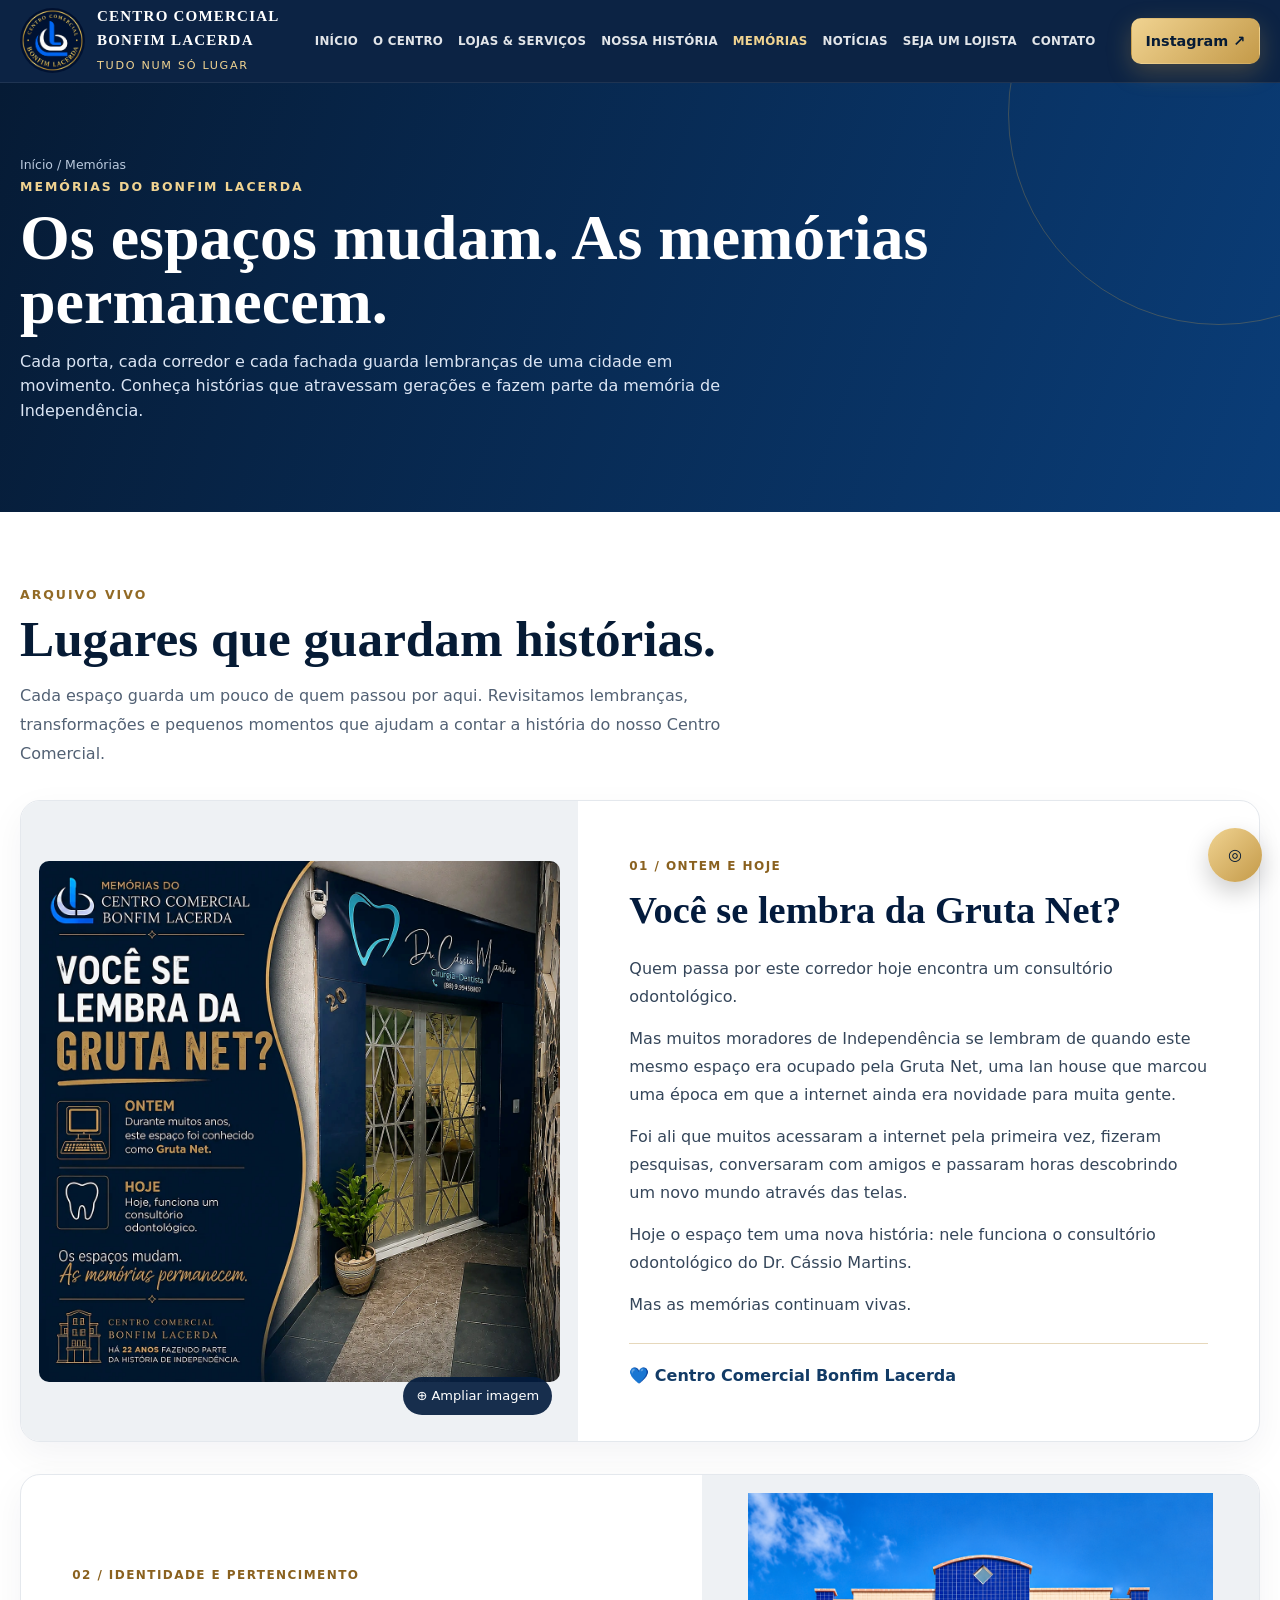
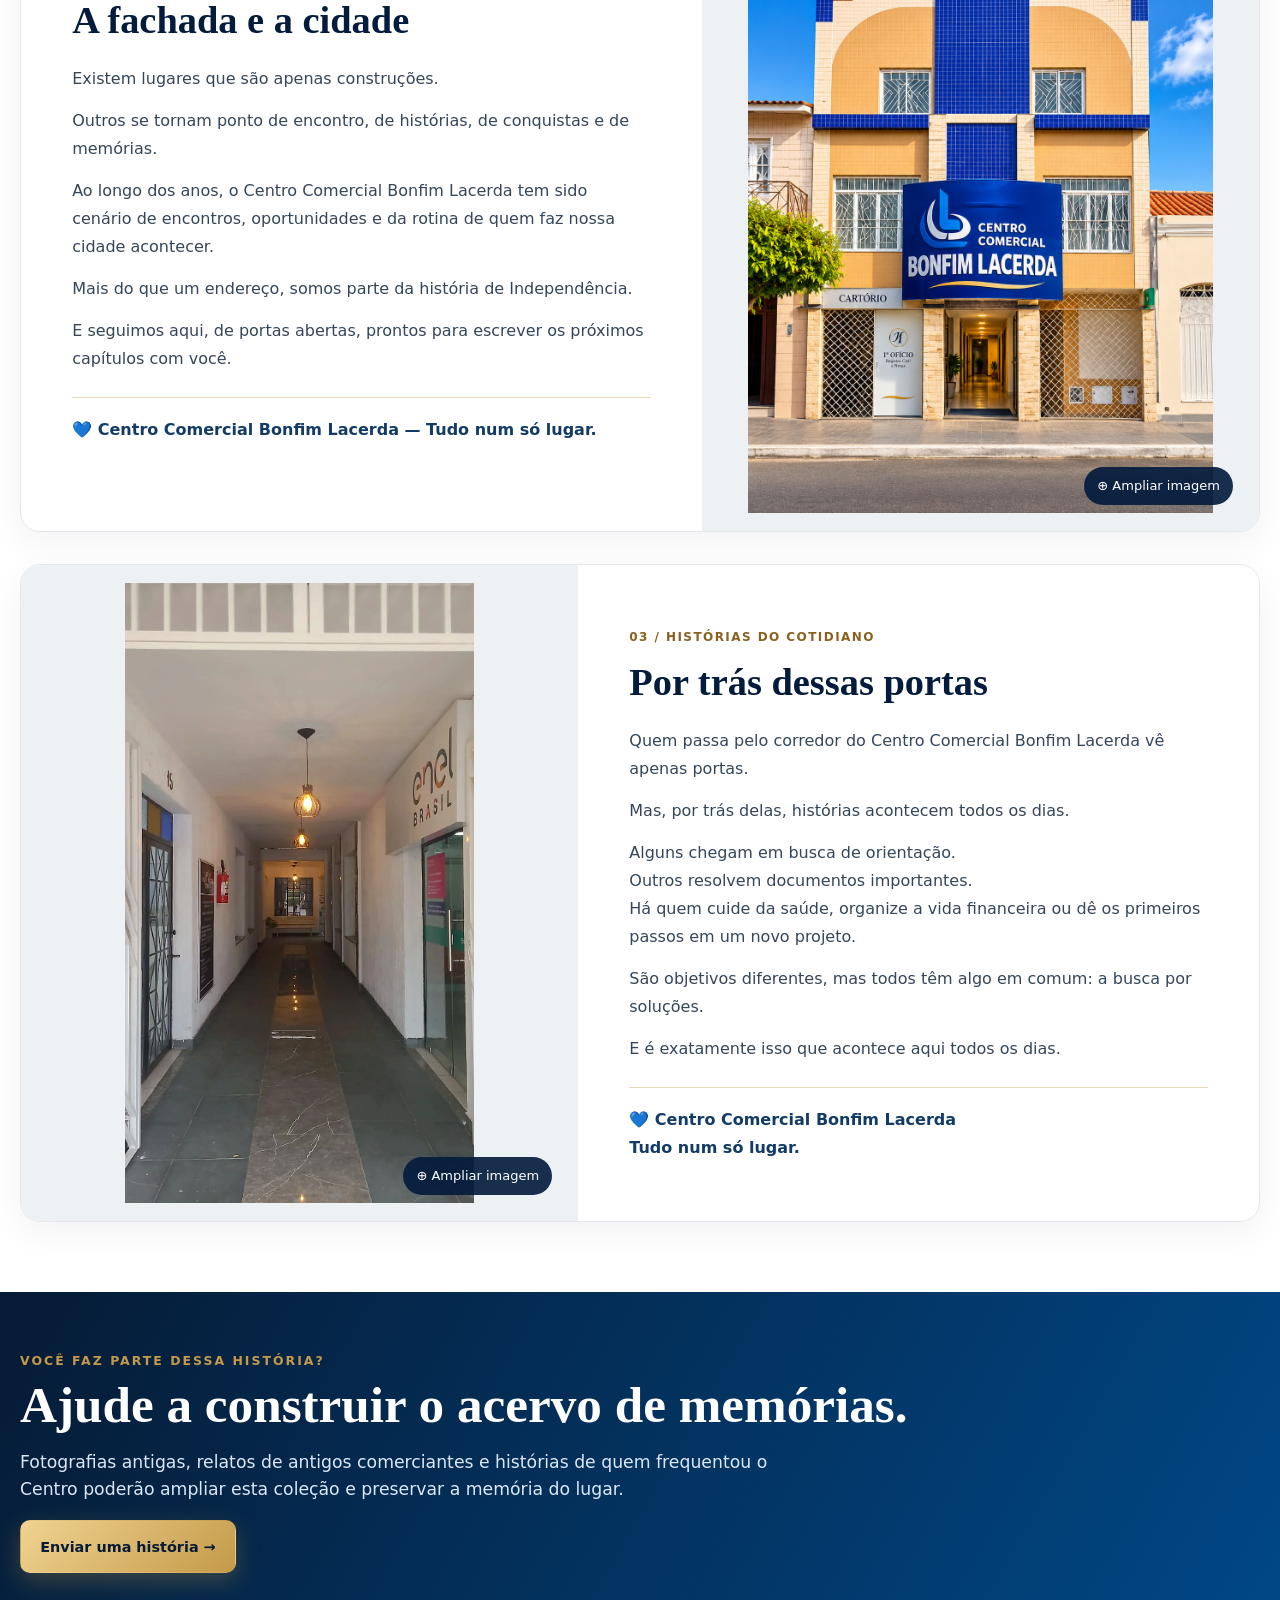
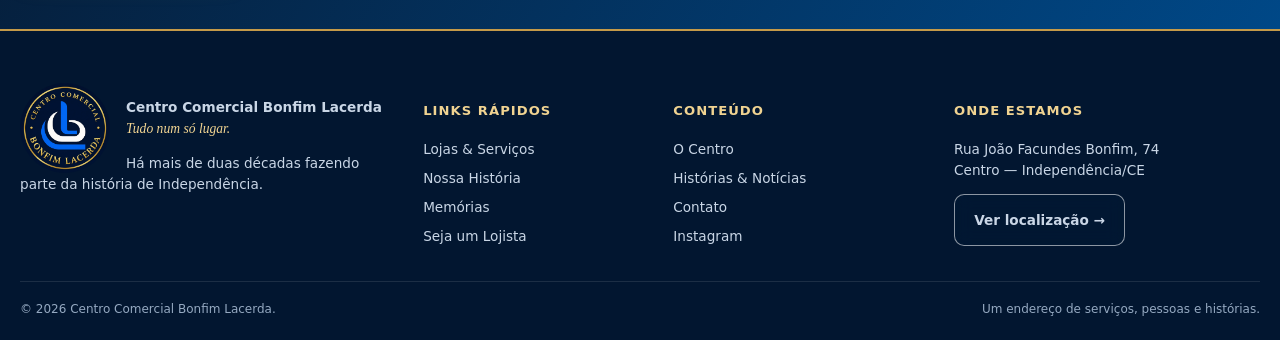
<file: memorias.html>
<!doctype html><html lang="pt-BR"><head><meta charset="utf-8"><meta name="viewport" content="width=device-width,initial-scale=1"><title>Memórias | Centro Comercial Bonfim Lacerda</title><meta name="description" content="Memórias, transformações, fotografias e histórias do Centro Comercial Bonfim Lacerda."><meta name="theme-color" content="#031b3d"><meta property="og:title" content="Memórias | Centro Comercial Bonfim Lacerda"><meta property="og:description" content="Memórias, transformações, fotografias e histórias do Centro Comercial Bonfim Lacerda."><meta property="og:type" content="website"><link rel="stylesheet" href="assets/css/style.css"><style>
.memory-intro{max-width:720px;line-height:1.8;margin:12px 0 32px;color:#526174}.memory-stories{display:grid;gap:32px}.memory-story{display:grid;grid-template-columns:minmax(0, .9fr) minmax(0,1.1fr);align-items:stretch;background:#fff;border:1px solid #e4e8ed;border-radius:20px;overflow:hidden;box-shadow:0 12px 36px #031b3d0d}.memory-story:nth-child(even){grid-template-columns:minmax(0,1.1fr) minmax(0,.9fr)}.memory-story:nth-child(even) .memory-photo{order:2}.memory-photo{position:relative;display:flex;align-items:center;justify-content:center;min-width:0;background:#eef1f4;padding:18px;text-decoration:none;overflow:hidden}.memory-photo img{display:block;width:100%;height:auto;max-height:620px;object-fit:contain;transition:transform .25s;border-radius:10px}.memory-photo:hover img{transform:scale(1.025)}.memory-zoom{position:absolute;bottom:26px;right:26px;background:#031b3de8;color:white;padding:9px 13px;border-radius:30px;font-size:13px}.memory-copy{padding:clamp(24px,4vw,52px);min-width:0;align-self:center}.memory-kicker{color:#8a611f;font-size:12px;font-weight:700;letter-spacing:.12em;text-transform:uppercase}.memory-copy h3{font-family:Georgia,serif;font-size:clamp(27px,3vw,40px);line-height:1.13;color:#031b3d;margin:12px 0 22px}.memory-copy p{font-size:16px;line-height:1.75;color:#35465a;margin:0 0 14px}.memory-copy .memory-sign{border-top:1px solid #e6d8bb;padding-top:18px;margin-top:24px;margin-bottom:0;color:#123b66;font-weight:600}.memory-dialog{border:0;background:#07182b;color:white;padding:16px;border-radius:14px;max-width:95vw;max-height:95vh;width:max-content;box-sizing:border-box}.memory-dialog::backdrop{background:#000d}.memory-dialog img{display:block;max-width:88vw;max-height:76vh;object-fit:contain;margin:auto}.memory-dialog-bar{display:flex;align-items:center;justify-content:space-between;gap:16px;margin-bottom:12px}.memory-dialog button{background:white;color:#031b3d;border:0;border-radius:30px;padding:8px 14px;cursor:pointer;font-size:16px}.memory-photo:focus-visible,.memory-dialog button:focus-visible{outline:3px solid #d5a34c;outline-offset:-4px}@media(max-width:760px){.memory-story,.memory-story:nth-child(even){grid-template-columns:1fr}.memory-story:nth-child(even) .memory-photo{order:0}.memory-photo img{max-height:480px}.memory-copy{padding:24px}.memory-stories{gap:22px}}@media(prefers-reduced-motion:reduce){.memory-photo img{transition:none}}
</style></head><body><header class="header"><div class="container header-inner"><a class="brand" href="index.html"><img src="assets/images/logo-oficial.webp" alt="Logo Centro Comercial Bonfim Lacerda"><div class="brand-text"><strong>CENTRO COMERCIAL<br>BONFIM LACERDA</strong><span>Tudo num só lugar</span></div></a><nav class="nav" id="main-nav" aria-label="Navegação principal"><a class="" href="index.html">Início</a><a class="" href="centro.html">O Centro</a><a class="" href="lojas.html">Lojas &amp; Serviços</a><a class="" href="historia.html">Nossa História</a><a aria-current="page" class="active" href="memorias.html">Memórias</a><a class="" href="noticias.html">Notícias</a><a class="" href="lojista.html">Seja um Lojista</a><a class="" href="contato.html">Contato</a></nav><button class="menu-btn" aria-label="Abrir menu" aria-expanded="false" aria-controls="main-nav">☰</button><a class="btn btn-gold header-cta" href="https://www.instagram.com/centrocomercial.bonfim_lacerda/" target="_blank" rel="noopener">Instagram ↗</a></div></header><main><section class="page-hero"><div class="container"><div class="breadcrumbs">Início / Memórias</div><span class="eyebrow">Memórias do Bonfim Lacerda</span><h1>Os espaços mudam. As memórias permanecem.</h1><p>Cada porta, cada corredor e cada fachada guarda lembranças de uma cidade em movimento. Conheça histórias que atravessam gerações e fazem parte da memória de Independência.</p></div></section><section class="section"><div class="container"><span class="eyebrow">Arquivo vivo</span><h2 class="title">Lugares que guardam histórias.</h2><p class="memory-intro">Cada espaço guarda um pouco de quem passou por aqui. Revisitamos lembranças, transformações e pequenos momentos que ajudam a contar a história do nosso Centro Comercial.</p><div class="memory-stories"><article class="memory-story"><a class="memory-photo" href="assets/images/memorias-gruta.webp" aria-label="Ampliar: Memória da Gruta Net"><img src="assets/images/memorias-gruta.webp" alt="Memória da Gruta Net" loading="lazy"><span class="memory-zoom" aria-hidden="true">⊕ Ampliar imagem</span></a><div class="memory-copy"><span class="memory-kicker">01 / Ontem e hoje</span><h3>Você se lembra da Gruta Net?</h3><p>Quem passa por este corredor hoje encontra um consultório odontológico.</p><p>Mas muitos moradores de Independência se lembram de quando este mesmo espaço era ocupado pela Gruta Net, uma lan house que marcou uma época em que a internet ainda era novidade para muita gente.</p><p>Foi ali que muitos acessaram a internet pela primeira vez, fizeram pesquisas, conversaram com amigos e passaram horas descobrindo um novo mundo através das telas.</p><p>Hoje o espaço tem uma nova história: nele funciona o consultório odontológico do Dr. Cássio Martins.</p><p>Mas as memórias continuam vivas.</p><p class="memory-sign">💙 Centro Comercial Bonfim Lacerda</p></div></article><article class="memory-story"><a class="memory-photo" href="assets/images/fachada-principal.webp" aria-label="Ampliar: Fachada do Centro Comercial"><img src="assets/images/fachada-principal.webp" alt="Fachada do Centro Comercial" loading="lazy"><span class="memory-zoom" aria-hidden="true">⊕ Ampliar imagem</span></a><div class="memory-copy"><span class="memory-kicker">02 / Identidade e pertencimento</span><h3>A fachada e a cidade</h3><p>Existem lugares que são apenas construções.</p><p>Outros se tornam ponto de encontro, de histórias, de conquistas e de memórias.</p><p>Ao longo dos anos, o Centro Comercial Bonfim Lacerda tem sido cenário de encontros, oportunidades e da rotina de quem faz nossa cidade acontecer.</p><p>Mais do que um endereço, somos parte da história de Independência.</p><p>E seguimos aqui, de portas abertas, prontos para escrever os próximos capítulos com você.</p><p class="memory-sign">💙 Centro Comercial Bonfim Lacerda — Tudo num só lugar.</p></div></article><article class="memory-story"><a class="memory-photo" href="assets/images/corredor-principal.webp" aria-label="Ampliar: Corredor interno do Centro Comercial"><img src="assets/images/corredor-principal.webp" alt="Corredor interno do Centro Comercial" loading="lazy"><span class="memory-zoom" aria-hidden="true">⊕ Ampliar imagem</span></a><div class="memory-copy"><span class="memory-kicker">03 / Histórias do cotidiano</span><h3>Por trás dessas portas</h3><p>Quem passa pelo corredor do Centro Comercial Bonfim Lacerda vê apenas portas.</p><p>Mas, por trás delas, histórias acontecem todos os dias.</p><p>Alguns chegam em busca de orientação.<br>Outros resolvem documentos importantes.<br>Há quem cuide da saúde, organize a vida financeira ou dê os primeiros passos em um novo projeto.</p><p>São objetivos diferentes, mas todos têm algo em comum: a busca por soluções.</p><p>E é exatamente isso que acontece aqui todos os dias.</p><p class="memory-sign">💙 Centro Comercial Bonfim Lacerda<br>Tudo num só lugar.</p></div></article></div></div></section><section class="section-sm dark-section"><div class="container"><span class="eyebrow">Você faz parte dessa história?</span><h2 class="title">Ajude a construir o acervo de memórias.</h2><p class="lead">Fotografias antigas, relatos de antigos comerciantes e histórias de quem frequentou o Centro poderão ampliar esta coleção e preservar a memória do lugar.</p><a class="btn btn-gold" href="contato.html">Enviar uma história →</a></div></section></main><footer class="footer"><div class="container"><div class="footer-grid"><div class="footer-brand"><img src="assets/images/logo-oficial.webp" alt="Centro Comercial Bonfim Lacerda"><p><strong>Centro Comercial Bonfim Lacerda</strong><br><em style="color:var(--gold-2);font-family:Georgia,serif">Tudo num só lugar.</em></p><p>Há mais de duas décadas fazendo parte da história de Independência.</p></div><div><h4>Links rápidos</h4><div class="footer-links"><a href="lojas.html">Lojas &amp; Serviços</a><a href="historia.html">Nossa História</a><a href="memorias.html">Memórias</a><a href="lojista.html">Seja um Lojista</a></div></div><div><h4>Conteúdo</h4><div class="footer-links"><a href="centro.html">O Centro</a><a href="noticias.html">Histórias &amp; Notícias</a><a href="contato.html">Contato</a><a href="https://www.instagram.com/centrocomercial.bonfim_lacerda/" target="_blank" rel="noopener">Instagram</a></div></div><div><h4>Onde estamos</h4><p>Rua João Facundes Bonfim, 74<br>Centro — Independência/CE</p><a class="btn btn-outline" href="contato.html">Ver localização →</a></div></div><div class="copyright"><span>© 2026 Centro Comercial Bonfim Lacerda.</span><span>Um endereço de serviços, pessoas e histórias.</span></div></div></footer><a class="floating-instagram" href="https://www.instagram.com/centrocomercial.bonfim_lacerda/" aria-label="Instagram" target="_blank" rel="noopener">◎</a><script src="assets/js/app.js"></script><dialog class="memory-dialog" id="memory-dialog" aria-labelledby="memory-dialog-title"><div class="memory-dialog-bar"><span id="memory-dialog-title">Imagem ampliada</span><button type="button" aria-label="Fechar imagem">Fechar ×</button></div><img alt=""></dialog><script>(()=>{const d=document.getElementById('memory-dialog'), im=d.querySelector('img'), close=d.querySelector('button');let last;document.querySelectorAll('.memory-photo').forEach(a=>a.addEventListener('click',e=>{if(typeof d.showModal!=='function'||e.ctrlKey||e.metaKey||e.shiftKey||e.altKey)return;e.preventDefault();last=a;im.src=a.href;im.alt=a.querySelector('img').alt;document.getElementById('memory-dialog-title').textContent=im.alt;d.showModal();close.focus()}));close.addEventListener('click',()=>d.close());d.addEventListener('click',e=>{if(e.target===d){const r=d.getBoundingClientRect();if(e.clientX<r.left||e.clientX>r.right||e.clientY<r.top||e.clientY>r.bottom)d.close()}});d.addEventListener('close',()=>{im.removeAttribute('src');last?.focus()})})();</script></body></html>
</file>
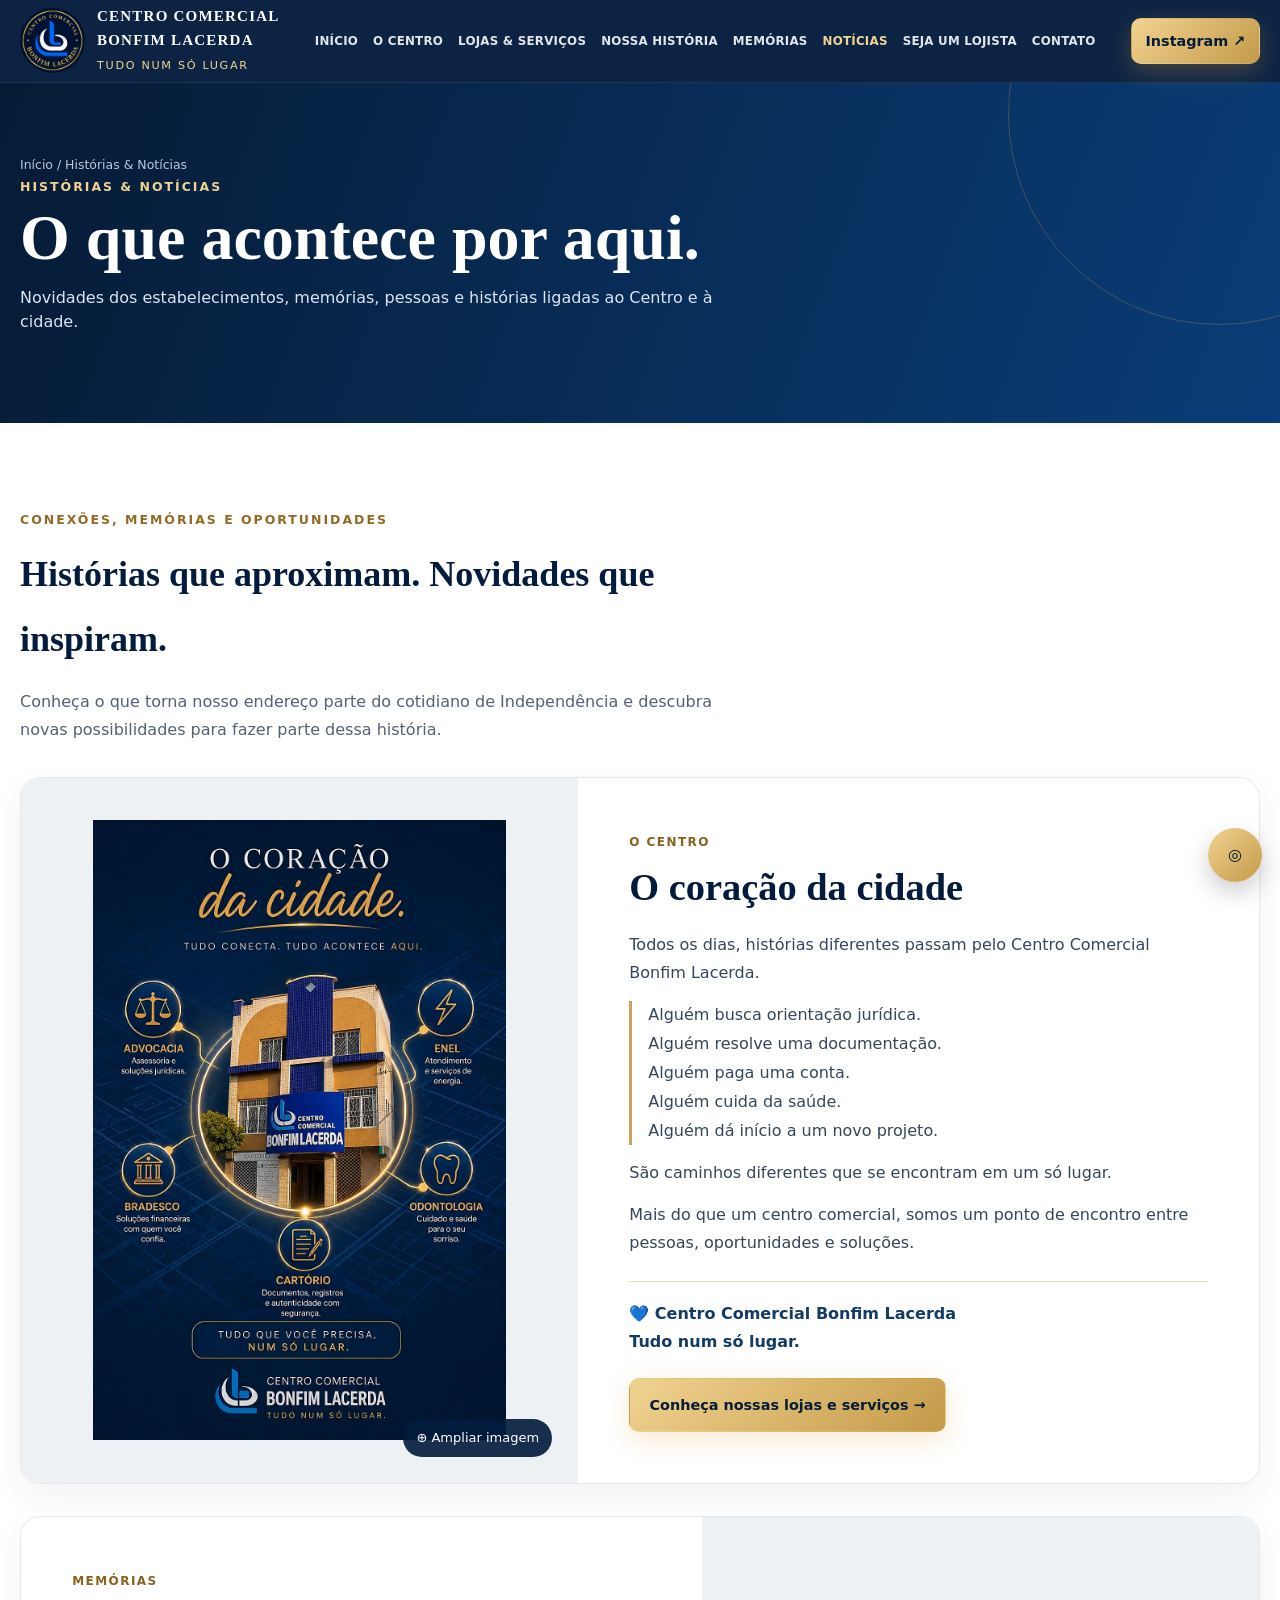
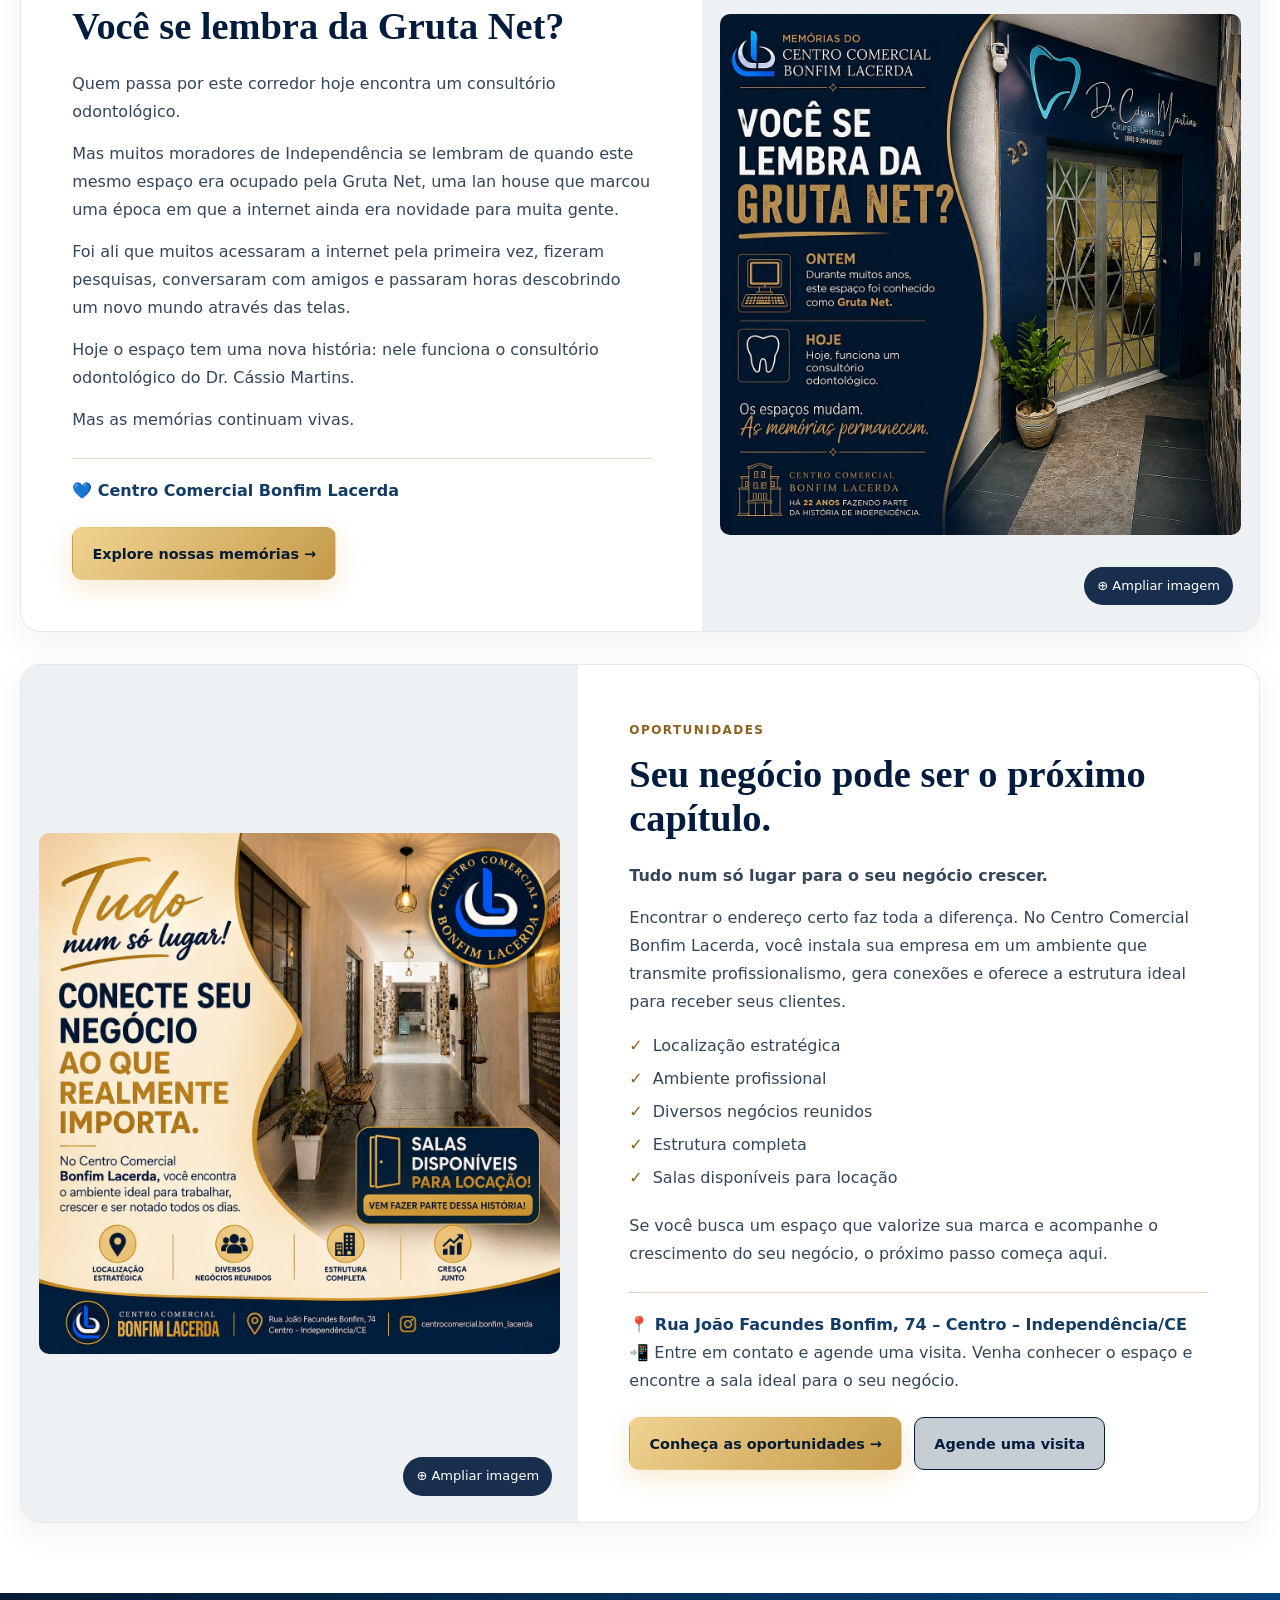
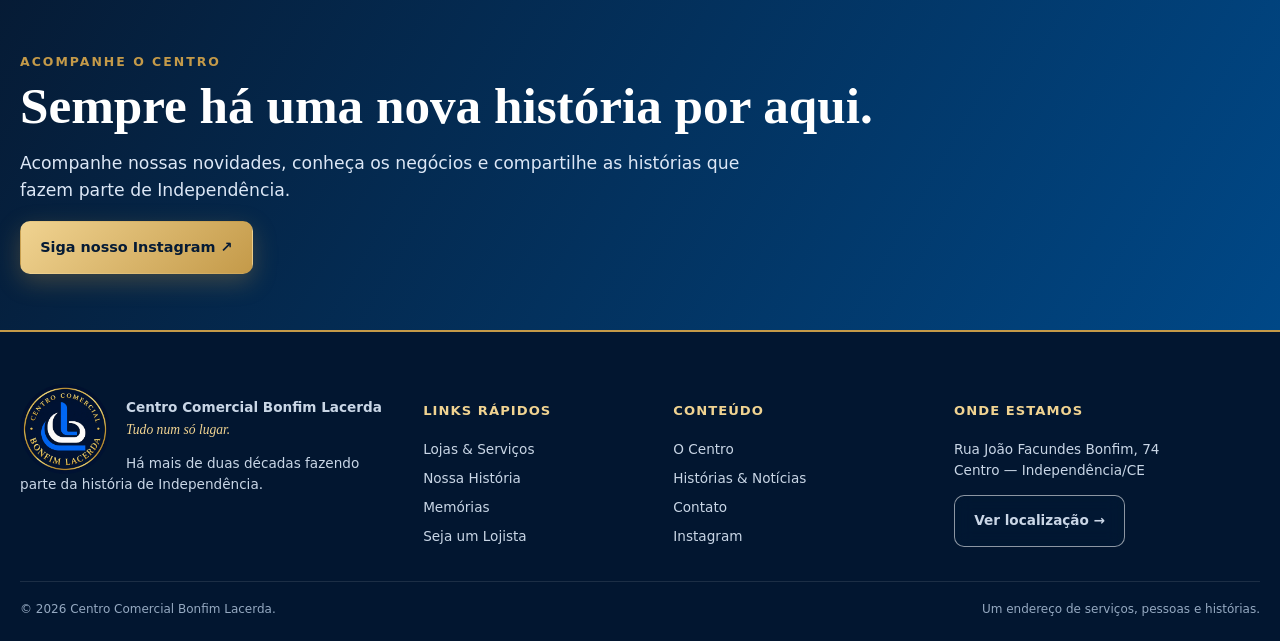
<file: noticias.html>
<!DOCTYPE html>
<html lang="pt-BR"><head><meta charset="utf-8"/><meta content="width=device-width,initial-scale=1" name="viewport"/><title>Histórias &amp; Notícias | Centro Comercial Bonfim Lacerda</title><meta content="Notícias, memórias, pessoas e novidades do Centro Comercial Bonfim Lacerda." name="description"/><meta content="#031b3d" name="theme-color"/><meta content="Histórias &amp; Notícias | Centro Comercial Bonfim Lacerda" property="og:title"/><meta content="Notícias, memórias, pessoas e novidades do Centro Comercial Bonfim Lacerda." property="og:description"/><meta content="website" property="og:type"/><link href="assets/css/style.css" rel="stylesheet"/><style>
.news-intro{max-width:720px;line-height:1.8;margin:12px 0 32px;color:#526174}.news-stories{display:grid;gap:32px}.news-story{display:grid;grid-template-columns:minmax(0, .9fr) minmax(0,1.1fr);align-items:stretch;background:#fff;border:1px solid #e4e8ed;border-radius:20px;overflow:hidden;box-shadow:0 12px 36px #031b3d0d}.news-story:nth-child(even){grid-template-columns:minmax(0,1.1fr) minmax(0,.9fr)}.news-story:nth-child(even) .news-photo{order:2}.news-photo{position:relative;display:flex;align-items:center;justify-content:center;min-width:0;background:#eef1f4;padding:18px;text-decoration:none;overflow:hidden}.news-photo img{display:block;width:100%;height:auto;max-height:620px;object-fit:contain;transition:transform .25s;border-radius:10px}.news-photo:hover img{transform:scale(1.025)}.news-zoom{position:absolute;bottom:26px;right:26px;background:#031b3de8;color:white;padding:9px 13px;border-radius:30px;font-size:13px}.news-copy{padding:clamp(24px,4vw,52px);min-width:0;align-self:center}.news-kicker{color:#8a611f;font-size:12px;font-weight:700;letter-spacing:.12em;text-transform:uppercase}.news-copy h3{font-family:Georgia,serif;font-size:clamp(27px,3vw,40px);line-height:1.13;color:#031b3d;margin:12px 0 22px}.news-copy p{font-size:16px;line-height:1.75;color:#35465a;margin:0 0 14px}.news-copy .news-sign{border-top:1px solid #e6d8bb;padding-top:18px;margin-top:24px;margin-bottom:0;color:#123b66;font-weight:600}.news-dialog{border:0;background:#07182b;color:white;padding:16px;border-radius:14px;max-width:95vw;max-height:95vh;width:max-content;box-sizing:border-box}.news-dialog::backdrop{background:#000d}.news-dialog img{display:block;max-width:88vw;max-height:76vh;object-fit:contain;margin:auto}.news-dialog-bar{display:flex;align-items:center;justify-content:space-between;gap:16px;margin-bottom:12px}.news-dialog button{background:white;color:#031b3d;border:0;border-radius:30px;padding:8px 14px;cursor:pointer;font-size:16px}.news-photo:focus-visible,.news-dialog button:focus-visible{outline:3px solid #d5a34c;outline-offset:-4px}@media(max-width:760px){.news-story,.news-story:nth-child(even){grid-template-columns:1fr}.news-story:nth-child(even) .news-photo{order:0}.news-photo img{max-height:480px}.news-copy{padding:24px}.news-stories{gap:22px}}@media(prefers-reduced-motion:reduce){.news-photo img{transition:none}}

.news-copy h2{font-family:Georgia,serif;font-size:clamp(27px,3vw,40px);line-height:1.13;color:#031b3d;margin:12px 0 22px}.news-list{list-style:none;padding:0;margin:18px 0 22px;display:grid;gap:9px;color:#35465a}.news-list li{display:flex;gap:10px;align-items:baseline;line-height:1.5}.news-list li::before{content:'✓';color:#8a611f;font-weight:bold}.news-actions{display:flex;flex-wrap:wrap;gap:12px;margin-top:22px}.news-copy .news-lines{border-left:3px solid #c9a35e;padding-left:16px;line-height:1.8}.news-intro h2{font-family:Georgia,serif;color:#031b3d;font-size:clamp(25px,3vw,36px);margin:8px 0}.news-intro{margin-bottom:32px}.news-photo:focus-visible{outline-offset:-5px}.news-dialog img{max-width:min(88vw,1200px)}</style></head><body><header class="header"><div class="container header-inner"><a class="brand" href="index.html"><img alt="Logo Centro Comercial Bonfim Lacerda" src="assets/images/logo-oficial.webp"/><div class="brand-text"><strong>CENTRO COMERCIAL<br/>BONFIM LACERDA</strong><span>Tudo num só lugar</span></div></a><nav aria-label="Navegação principal" class="nav" id="main-nav"><a class="" href="index.html">Início</a><a class="" href="centro.html">O Centro</a><a class="" href="lojas.html">Lojas &amp; Serviços</a><a class="" href="historia.html">Nossa História</a><a class="" href="memorias.html">Memórias</a><a aria-current="page" class="active" href="noticias.html">Notícias</a><a class="" href="lojista.html">Seja um Lojista</a><a class="" href="contato.html">Contato</a></nav><button aria-controls="main-nav" aria-expanded="false" aria-label="Abrir menu" class="menu-btn">☰</button><a class="btn btn-gold header-cta" href="https://www.instagram.com/centrocomercial.bonfim_lacerda/" rel="noopener" target="_blank">Instagram ↗</a></div></header><main><section class="page-hero"><div class="container"><div class="breadcrumbs">Início / Histórias &amp; Notícias</div><span class="eyebrow">Histórias &amp; Notícias</span><h1>O que acontece por aqui.</h1><p>Novidades dos estabelecimentos, memórias, pessoas e histórias ligadas ao Centro e à cidade.</p></div></section><section class="section"><div class="container"><div class="news-intro"><span class="eyebrow">Conexões, memórias e oportunidades</span><h2>Histórias que aproximam. Novidades que inspiram.</h2><p>Conheça o que torna nosso endereço parte do cotidiano de Independência e descubra novas possibilidades para fazer parte dessa história.</p></div><div class="news-stories"><article class="news-story"><a aria-label="Ampliar: Centro Comercial no coração da cidade" class="news-photo" href="assets/images/coracao-cidade.webp"><img alt="Centro Comercial no coração da cidade" loading="lazy" src="assets/images/coracao-cidade.webp"/><span aria-hidden="true" class="news-zoom">⊕ Ampliar imagem</span></a><div class="news-copy"><span class="news-kicker">O Centro</span><h2>O coração da cidade</h2><p>Todos os dias, histórias diferentes passam pelo Centro Comercial Bonfim Lacerda.</p><p class="news-lines">Alguém busca orientação jurídica.<br/>Alguém resolve uma documentação.<br/>Alguém paga uma conta.<br/>Alguém cuida da saúde.<br/>Alguém dá início a um novo projeto.</p><p>São caminhos diferentes que se encontram em um só lugar.</p><p>Mais do que um centro comercial, somos um ponto de encontro entre pessoas, oportunidades e soluções.</p><p class="news-sign">💙 Centro Comercial Bonfim Lacerda<br/>Tudo num só lugar.</p><div class="news-actions"><a class="btn btn-gold" href="lojas.html">Conheça nossas lojas e serviços →</a></div></div></article><article class="news-story"><a aria-label="Ampliar: Memória da Gruta Net" class="news-photo" href="assets/images/memorias-gruta.webp"><img alt="Memória da Gruta Net" loading="lazy" src="assets/images/memorias-gruta.webp"/><span aria-hidden="true" class="news-zoom">⊕ Ampliar imagem</span></a><div class="news-copy"><span class="news-kicker">Memórias</span><h2>Você se lembra da Gruta Net?</h2><p>Quem passa por este corredor hoje encontra um consultório odontológico.</p><p>Mas muitos moradores de Independência se lembram de quando este mesmo espaço era ocupado pela Gruta Net, uma lan house que marcou uma época em que a internet ainda era novidade para muita gente.</p><p>Foi ali que muitos acessaram a internet pela primeira vez, fizeram pesquisas, conversaram com amigos e passaram horas descobrindo um novo mundo através das telas.</p><p>Hoje o espaço tem uma nova história: nele funciona o consultório odontológico do Dr. Cássio Martins.</p><p>Mas as memórias continuam vivas.</p><p class="news-sign">💙 Centro Comercial Bonfim Lacerda</p><div class="news-actions"><a class="btn btn-gold" href="memorias.html">Explore nossas memórias →</a></div></div></article><article class="news-story"><a aria-label="Ampliar: Salas disponíveis" class="news-photo" href="assets/images/salas-disponiveis.webp"><img alt="Salas disponíveis" loading="lazy" src="assets/images/salas-disponiveis.webp"/><span aria-hidden="true" class="news-zoom">⊕ Ampliar imagem</span></a><div class="news-copy"><span class="news-kicker">Oportunidades</span><h2>Seu negócio pode ser o próximo capítulo.</h2><p><strong>Tudo num só lugar para o seu negócio crescer.</strong></p><p>Encontrar o endereço certo faz toda a diferença. No Centro Comercial Bonfim Lacerda, você instala sua empresa em um ambiente que transmite profissionalismo, gera conexões e oferece a estrutura ideal para receber seus clientes.</p><ul class="news-list"><li>Localização estratégica</li><li>Ambiente profissional</li><li>Diversos negócios reunidos</li><li>Estrutura completa</li><li>Salas disponíveis para locação</li></ul><p>Se você busca um espaço que valorize sua marca e acompanhe o crescimento do seu negócio, o próximo passo começa aqui.</p><p class="news-sign">📍 Rua João Facundes Bonfim, 74 – Centro – Independência/CE</p><p>📲 Entre em contato e agende uma visita. Venha conhecer o espaço e encontre a sala ideal para o seu negócio.</p><div class="news-actions"><a class="btn btn-gold" href="lojista.html">Conheça as oportunidades →</a><a class="btn btn-outline" href="contato.html" style="color:#031b3d;border-color:#031b3d">Agende uma visita</a></div></div></article></div></div></section><section class="section-sm dark-section"><div class="container"><span class="eyebrow">Acompanhe o Centro</span><h2 class="title">Sempre há uma nova história por aqui.</h2><p class="lead">Acompanhe nossas novidades, conheça os negócios e compartilhe as histórias que fazem parte de Independência.</p><a class="btn btn-gold" href="https://www.instagram.com/centrocomercial.bonfim_lacerda/" rel="noopener" target="_blank">Siga nosso Instagram ↗</a></div></section></main><footer class="footer"><div class="container"><div class="footer-grid"><div class="footer-brand"><img alt="Centro Comercial Bonfim Lacerda" src="assets/images/logo-oficial.webp"/><p><strong>Centro Comercial Bonfim Lacerda</strong><br/><em style="color:var(--gold-2);font-family:Georgia,serif">Tudo num só lugar.</em></p><p>Há mais de duas décadas fazendo parte da história de Independência.</p></div><div><h4>Links rápidos</h4><div class="footer-links"><a href="lojas.html">Lojas &amp; Serviços</a><a href="historia.html">Nossa História</a><a href="memorias.html">Memórias</a><a href="lojista.html">Seja um Lojista</a></div></div><div><h4>Conteúdo</h4><div class="footer-links"><a href="centro.html">O Centro</a><a href="noticias.html">Histórias &amp; Notícias</a><a href="contato.html">Contato</a><a href="https://www.instagram.com/centrocomercial.bonfim_lacerda/" rel="noopener" target="_blank">Instagram</a></div></div><div><h4>Onde estamos</h4><p>Rua João Facundes Bonfim, 74<br/>Centro — Independência/CE</p><a class="btn btn-outline" href="contato.html">Ver localização →</a></div></div><div class="copyright"><span>© 2026 Centro Comercial Bonfim Lacerda.</span><span>Um endereço de serviços, pessoas e histórias.</span></div></div></footer><a aria-label="Instagram" class="floating-instagram" href="https://www.instagram.com/centrocomercial.bonfim_lacerda/" rel="noopener" target="_blank">◎</a><script src="assets/js/app.js"></script><dialog aria-labelledby="news-dialog-title" class="news-dialog" id="news-dialog"><div class="news-dialog-bar"><span id="news-dialog-title">Imagem ampliada</span><button aria-label="Fechar imagem" type="button">Fechar ×</button></div><img alt=""/></dialog><script>(()=>{const d=document.getElementById('news-dialog'), im=d.querySelector('img'), close=d.querySelector('button');let last;document.querySelectorAll('.news-photo').forEach(a=>a.addEventListener('click',e=>{if(typeof d.showModal!=='function'||e.ctrlKey||e.metaKey||e.shiftKey||e.altKey)return;e.preventDefault();last=a;im.src=a.href;im.alt=a.querySelector('img').alt;document.getElementById('news-dialog-title').textContent=im.alt;d.showModal();close.focus()}));close.addEventListener('click',()=>d.close());d.addEventListener('click',e=>{if(e.target===d){const r=d.getBoundingClientRect();if(e.clientX<r.left||e.clientX>r.right||e.clientY<r.top||e.clientY>r.bottom)d.close()}});d.addEventListener('close',()=>{im.removeAttribute('src');last?.focus()})})();</script></body></html>
</file>
<file: assets/css/style.css>
:root{
  --navy:#031b3d; --navy-2:#062a58; --navy-3:#0a3d78; --blue:#008cff;
  --blue-2:#156ee8; --gold:#e2ab42; --gold-2:#f4cf72; --cream:#f7f2e8;
  --white:#fff; --ink:#0b1b34; --muted:#617088; --line:#dce3ed;
  --shadow:0 18px 50px rgba(3,27,61,.12); --radius:20px; --max:1180px;
}
*{box-sizing:border-box}html{scroll-behavior:smooth}body{margin:0;font-family:Inter,system-ui,-apple-system,Segoe UI,Roboto,Arial,sans-serif;color:var(--ink);background:#fff;line-height:1.55}a{color:inherit;text-decoration:none}img{max-width:100%;display:block}button,input,select,textarea{font:inherit}.container{width:min(var(--max),calc(100% - 36px));margin:auto}.eyebrow{font-size:.78rem;letter-spacing:.16em;text-transform:uppercase;font-weight:800;color:var(--gold)}.serif{font-family:Georgia,'Times New Roman',serif}.section{padding:82px 0}.section-sm{padding:56px 0}.title{font:700 clamp(2rem,4vw,3.4rem)/1.05 Georgia,'Times New Roman',serif;color:var(--navy);margin:.35rem 0 1rem}.lead{font-size:1.08rem;color:var(--muted);max-width:760px}.btn{display:inline-flex;align-items:center;gap:.65rem;border-radius:10px;padding:.9rem 1.2rem;font-weight:800;font-size:.9rem;border:1px solid transparent;transition:.2s ease;cursor:pointer}.btn:hover{transform:translateY(-2px)}.btn-gold{background:linear-gradient(135deg,var(--gold-2),var(--gold));color:var(--navy);box-shadow:0 8px 24px rgba(226,171,66,.25)}.btn-outline{border-color:rgba(255,255,255,.55);color:#fff;background:rgba(3,27,61,.22);backdrop-filter:blur(8px)}.btn-navy{background:var(--navy);color:#fff}.btn-light{background:#fff;color:var(--navy);border-color:var(--line)}
.header{position:sticky;top:0;z-index:50;background:rgba(3,27,61,.96);backdrop-filter:blur(10px);border-bottom:1px solid rgba(255,255,255,.08)}.header-inner{height:82px;display:flex;align-items:center;justify-content:space-between;gap:24px}.brand{display:flex;align-items:center;gap:12px;color:#fff;min-width:235px}.brand img{width:65px;height:65px;border-radius:50%;object-fit:cover}.brand-text strong{display:block;font-family:Georgia,serif;letter-spacing:.08em;font-size:.94rem}.brand-text span{font-size:.7rem;letter-spacing:.15em;color:var(--gold-2);text-transform:uppercase}.nav{display:flex;gap:21px;align-items:center}.nav a{color:#fff;font-size:.78rem;font-weight:800;text-transform:uppercase;letter-spacing:.02em;opacity:.88}.nav a:hover,.nav a.active{color:var(--gold-2);opacity:1}.menu-btn{display:none;background:none;border:0;color:#fff;font-size:1.6rem}.header-cta{white-space:nowrap}
.hero{position:relative;min-height:690px;background:var(--navy);overflow:hidden;color:#fff}.hero-content{position:relative;z-index:2;padding:95px 0 120px;max-width:610px}.hero h1{font:700 clamp(2.7rem,6vw,5.2rem)/.98 Georgia,'Times New Roman',serif;margin:.45rem 0 1rem}.hero h1 em{font-weight:500;color:var(--gold-2)}.hero p{max-width:520px;color:#d9e3f2}.hero-actions{display:flex;gap:12px;flex-wrap:wrap;margin-top:28px}.feature-strip{position:relative;z-index:3;margin-top:-55px}.feature-box{background:linear-gradient(110deg,var(--navy),var(--navy-2));color:#fff;border:1px solid rgba(226,171,66,.75);border-radius:18px;display:grid;grid-template-columns:repeat(4,1fr);box-shadow:var(--shadow);overflow:hidden}.feature-item{padding:22px;display:flex;gap:13px;align-items:flex-start}.feature-item+.feature-item{border-left:1px solid rgba(255,255,255,.1)}.feature-icon{font-size:1.65rem;color:var(--gold)}.feature-item strong{display:block}.feature-item small{color:#d5dfef}
.category-grid{display:grid;grid-template-columns:repeat(6,1fr);gap:15px;margin-top:30px}.category-card{border:1px solid #eadfca;border-radius:14px;padding:24px 14px;text-align:center;background:#fff;transition:.2s}.category-card:hover{transform:translateY(-4px);box-shadow:var(--shadow);border-color:var(--gold)}.category-icon{font-size:2rem;color:var(--navy-3);margin-bottom:12px}.category-card strong{display:block;color:var(--navy);font-family:Georgia,serif;font-size:1.05rem}.category-card small{color:var(--muted)}
.dark-section{background:linear-gradient(120deg,var(--navy),#004887);color:#fff}.dark-section .title{color:#fff}.dark-section .lead{color:#dce7f6}.about-grid{display:grid;grid-template-columns:.9fr 1.1fr;gap:48px;align-items:center}.photo-collage{display:grid;grid-template-columns:1.5fr .8fr;grid-template-rows:1fr 1fr;gap:12px;height:470px}.photo-collage img{width:100%;height:100%;object-fit:cover;border-radius:12px;filter:contrast(1.05) brightness(1.02) saturate(1.03);transition:transform .4s ease,filter .3s ease}.photo-collage img:hover{transform:scale(1.015);filter:contrast(1.08) brightness(1.04) saturate(1.05)}.photo-collage img:first-child{grid-row:1/3}.stats{display:grid;grid-template-columns:repeat(3,1fr);gap:12px;margin:28px 0}.stat{padding:18px 15px;border-left:3px solid var(--gold);background:rgba(255,255,255,.07);border-radius:0 10px 10px 0}.stat strong{display:block;font:700 1.5rem Georgia,serif;color:var(--gold-2)}.stat span{font-size:.82rem;color:#dce7f6}
.services-grid{display:grid;grid-template-columns:repeat(4,1fr);gap:20px;margin-top:30px}.service-card{border:1px solid var(--line);border-radius:16px;overflow:hidden;background:#fff;display:flex;flex-direction:column;transition:.2s;min-height:100%}.service-card:hover{transform:translateY(-4px);box-shadow:var(--shadow)}.service-image{height:210px;position:relative;overflow:hidden;background:#eef3f8}.service-image img{width:100%;height:100%;object-fit:cover;transition:.35s}.service-card:hover .service-image img{transform:scale(1.035)}.service-badge{position:absolute;left:14px;top:14px;background:var(--navy);color:#fff;padding:.35rem .6rem;border-radius:999px;font-size:.7rem;font-weight:800;box-shadow:0 4px 15px rgba(0,0,0,.18)}.service-body{padding:18px;display:flex;flex-direction:column;flex:1}.service-body h3{font:700 1.25rem Georgia,serif;color:var(--navy);margin:.15rem 0 .5rem}.service-meta{font-size:.8rem;color:var(--muted);margin-bottom:9px}.service-body p{font-size:.9rem;color:#506078}.service-link{margin-top:auto;color:var(--navy-3);font-weight:800;font-size:.86rem}.featured-service{display:grid;grid-template-columns:1fr 1.05fr;min-height:520px;border-radius:24px;overflow:hidden;background:var(--navy);box-shadow:var(--shadow)}.featured-service-media{position:relative}.featured-service-media img{width:100%;height:100%;object-fit:cover}.featured-service-content{padding:52px;color:#fff;display:flex;flex-direction:column;justify-content:center;background:radial-gradient(circle at 90% 10%,rgba(226,171,66,.18),transparent 35%)}.featured-service-content h2{font:700 clamp(2rem,4vw,3.2rem)/1.03 Georgia,serif;margin:.4rem 0 1rem}.featured-service-content .heritage{color:var(--gold-2);font:italic 1.25rem Georgia,serif}.featured-service-content p{color:#dbe6f5}.owner-label{display:inline-flex;align-self:flex-start;border:1px solid var(--gold);color:var(--gold-2);border-radius:999px;padding:.45rem .7rem;font-size:.75rem;font-weight:800;margin-bottom:10px}
.story-grid{display:grid;grid-template-columns:1fr 1fr;gap:24px}.story-card{border-radius:18px;overflow:hidden;min-height:400px;position:relative;background:#eee}.story-card img{width:100%;height:100%;object-fit:cover;position:absolute;inset:0}.story-card:after{content:'';position:absolute;inset:0;background:linear-gradient(0deg,rgba(3,27,61,.9),rgba(3,27,61,.06) 70%)}.story-copy{position:absolute;z-index:2;left:28px;right:28px;bottom:28px;color:#fff}.story-copy h3{font:700 1.9rem Georgia,serif;margin:.25rem 0}.story-copy p{color:#e3eaf5}.rental-banner{display:grid;grid-template-columns:1fr .9fr;align-items:center;background:linear-gradient(120deg,#fff8e9,#fff);border:1px solid #f0d99d;border-radius:22px;overflow:hidden}.rental-copy{padding:42px}.rental-copy h2{font:700 2.3rem/1.05 Georgia,serif;color:var(--navy);margin:.35rem 0 1rem}.rental-banner img{width:100%;height:100%;object-fit:cover;min-height:390px}
.page-hero{background:linear-gradient(110deg,var(--navy),var(--navy-3));color:#fff;padding:72px 0;position:relative;overflow:hidden}.page-hero:after{content:'';position:absolute;width:420px;height:420px;border:1px solid rgba(226,171,66,.25);border-radius:50%;right:-150px;top:-180px}.page-hero h1{font:700 clamp(2.5rem,5vw,4.6rem)/1 Georgia,serif;margin:.4rem 0 .7rem}.page-hero p{max-width:720px;color:#dbe5f4}.breadcrumbs{font-size:.78rem;color:#b9c9dd}.filterbar{display:flex;gap:10px;flex-wrap:wrap;margin:24px 0 30px}.filter-btn{border:1px solid var(--line);background:#fff;border-radius:999px;padding:.55rem .9rem;font-weight:700;color:var(--navy);cursor:pointer}.filter-btn.active,.filter-btn:hover{background:var(--navy);color:#fff;border-color:var(--navy)}.search-box{width:100%;max-width:520px;border:1px solid var(--line);border-radius:12px;padding:.95rem 1rem}.detail-grid{display:grid;grid-template-columns:1fr 1fr;gap:42px;align-items:start}.detail-gallery{display:grid;gap:12px}.detail-gallery img{border-radius:16px;width:100%;max-height:570px;object-fit:cover}.detail-card{position:sticky;top:110px;border:1px solid var(--line);border-radius:18px;padding:28px;box-shadow:var(--shadow)}.detail-card h1{font:700 2.3rem Georgia,serif;color:var(--navy);margin:.3rem 0}.info-list{display:grid;gap:10px;margin:20px 0}.info-row{display:flex;gap:10px;padding:10px 0;border-bottom:1px solid var(--line)}.info-row strong{min-width:95px}.timeline{position:relative;margin:36px 0}.timeline:before{content:'';position:absolute;left:16px;top:10px;bottom:10px;width:2px;background:#d7c18c}.timeline-item{position:relative;padding:0 0 34px 55px}.timeline-item:before{content:'';position:absolute;width:14px;height:14px;border:4px solid #fff;background:var(--gold);box-shadow:0 0 0 2px var(--gold);border-radius:50%;left:10px;top:5px}.timeline-item h3{color:var(--navy);font-family:Georgia,serif;margin:0 0 6px}.founders-grid{display:grid;grid-template-columns:1.1fr .9fr;gap:30px;align-items:center}.founders-grid img{border-radius:18px;box-shadow:var(--shadow)}.memory-grid{display:grid;grid-template-columns:repeat(3,1fr);gap:20px}.memory-card{border:1px solid var(--line);border-radius:16px;overflow:hidden}.memory-card img{height:260px;width:100%;object-fit:cover}.memory-card div{padding:18px}.contact-grid{display:grid;grid-template-columns:.85fr 1.15fr;gap:30px}.contact-card{padding:28px;border:1px solid var(--line);border-radius:16px}.map{width:100%;min-height:430px;border:0;border-radius:16px}.form-grid{display:grid;grid-template-columns:1fr 1fr;gap:14px}.field{display:grid;gap:6px}.field.full{grid-column:1/-1}.field label{font-weight:700;font-size:.85rem}.field input,.field textarea,.field select{border:1px solid var(--line);border-radius:10px;padding:.85rem}.field textarea{min-height:130px;resize:vertical}
.footer{background:#021630;color:#fff;border-top:2px solid var(--gold);padding:52px 0 22px}.footer-grid{display:grid;grid-template-columns:1.2fr .7fr .8fr 1fr;gap:36px}.footer-brand img{width:90px;height:90px;border-radius:50%;float:left;margin-right:16px}.footer h4{color:var(--gold-2);font-size:.82rem;text-transform:uppercase;letter-spacing:.08em}.footer a,.footer p{color:#c9d6e6;font-size:.85rem}.footer-links{display:grid;gap:8px}.copyright{border-top:1px solid rgba(255,255,255,.1);margin-top:34px;padding-top:18px;display:flex;justify-content:space-between;gap:20px;color:#95a9c1;font-size:.75rem}.floating-instagram{position:fixed;right:18px;bottom:18px;z-index:40;width:54px;height:54px;border-radius:50%;background:linear-gradient(135deg,var(--gold-2),var(--gold));color:var(--navy);display:grid;place-items:center;font-weight:900;box-shadow:0 10px 25px rgba(0,0,0,.2)}
@media(max-width:980px){.nav{display:none;position:absolute;top:82px;left:0;right:0;background:var(--navy);padding:20px 24px;flex-direction:column;align-items:flex-start}.nav.open{display:flex}.menu-btn{display:block}.header-cta{display:none}.hero-content{max-width:640px}.feature-box{grid-template-columns:1fr 1fr}.feature-item:nth-child(3){border-left:0;border-top:1px solid rgba(255,255,255,.1)}.feature-item:nth-child(4){border-top:1px solid rgba(255,255,255,.1)}.category-grid{grid-template-columns:repeat(3,1fr)}.about-grid,.featured-service,.founders-grid,.detail-grid,.contact-grid{grid-template-columns:1fr}.services-grid{grid-template-columns:repeat(2,1fr)}.featured-service-media{min-height:460px}.rental-banner{grid-template-columns:1fr}.rental-banner img{max-height:470px}.memory-grid{grid-template-columns:repeat(2,1fr)}.footer-grid{grid-template-columns:1fr 1fr}.detail-card{position:static}}
@media(max-width:640px){.container{width:min(100% - 24px,var(--max))}.brand-text{display:none}.brand{min-width:auto}.header-inner{height:70px}.brand img{width:54px;height:54px}.nav{top:70px}.hero{min-height:650px}.hero-content{padding:75px 0 110px}.feature-strip{margin-top:-45px}.feature-box{grid-template-columns:1fr}.feature-item+.feature-item{border-left:0;border-top:1px solid rgba(255,255,255,.1)}.category-grid{grid-template-columns:1fr 1fr}.section{padding:60px 0}.about-grid{gap:28px}.photo-collage{height:360px}.stats{grid-template-columns:1fr}.services-grid,.story-grid,.memory-grid{grid-template-columns:1fr}.service-image{height:230px}.featured-service-media{min-height:390px}.featured-service-content{padding:32px 24px}.rental-copy{padding:30px 22px}.footer-grid{grid-template-columns:1fr}.copyright{flex-direction:column}.form-grid{grid-template-columns:1fr}.field.full{grid-column:auto}.page-hero{padding:55px 0}.contact-grid{gap:18px}}
/* Revisão visual 2026: contraste, respiro e fotografia real. */
:root{--navy:#061b35;--navy-2:#102b49;--gold:#c49a49;--gold-2:#f0d391;--cream:#f5f0e6;--radius:14px;--max:1240px}
.header-inner{gap:16px}.nav{gap:15px}.nav a{font-size:.74rem}.header-cta{padding:.7rem .85rem}.hero{min-height:0;background:var(--navy)}.hero:before{display:none}.hero-layout{display:grid;grid-template-columns:1fr 1fr;gap:64px;align-items:center;padding:56px 0 88px}.hero-content{padding:0;max-width:560px}.hero h1{font-size:clamp(3rem,6vw,5.5rem);line-height:1.04}.hero p{font-size:1.12rem;line-height:1.7}.hero-photo{margin:0;position:relative;overflow:hidden;border-radius:12px;border:1px solid #ffffff30}.hero-photo img{width:100%;height:490px;object-fit:cover;object-position:center 45%;filter:contrast(1.06) brightness(1.03) saturate(1.05);transition:transform .5s ease,filter .4s ease}.hero-photo:hover img{transform:scale(1.02);filter:contrast(1.12) brightness(1.05) saturate(1.06)}.hero-photo figcaption{position:absolute;bottom:0;left:0;right:0;background:#061b35dd;color:white;padding:12px 16px;font-size:.8rem}.feature-strip{margin-top:-38px}.feature-box{background:#fff;color:var(--navy);border:1px solid #e8e0d2}.feature-item small{color:var(--muted)}.feature-item+.feature-item{border-color:#e8e0d2}.section{padding:70px 0}.category-card{border-radius:12px}.category-card:hover{background:var(--cream)}.empty-results{padding:25px;background:var(--cream);border-radius:12px}.empty-results[hidden]{display:none}a:focus-visible,button:focus-visible,input:focus-visible{outline:3px solid #c49a49;outline-offset:4px}.not-found{max-width:560px;margin:40px auto;text-align:center;padding:40px 24px;border:1px solid var(--line);border-radius:16px;background:var(--cream)}.not-found h1{font:700 1.8rem Georgia,serif;color:var(--navy);margin:.3rem 0 .6rem}.not-found p{color:var(--muted);margin:0 0 20px}.section:not(.dark-section) .eyebrow,.page-hero:not(.dark-section) .eyebrow{color:#926a25}.page-hero .eyebrow{color:var(--gold-2)!important}
@media(max-width:1200px){.nav{display:none;position:absolute;top:82px;left:0;right:0;background:var(--navy);padding:20px 24px;flex-direction:column;align-items:flex-start}.nav.open{display:flex}.menu-btn{display:block}.header-cta{display:none}}
@media(max-width:760px){.hero-layout{grid-template-columns:1fr;gap:28px;padding:42px 0 70px}.hero-photo img{height:340px}.hero h1{font-size:3.5rem}.hero p{font-size:1rem}.feature-strip{margin-top:-25px}.brand-text{display:block}.brand-text strong{font-size:.72rem}.brand-text span{font-size:.6rem}.nav{top:70px}.section{padding:48px 0}}
</file>
